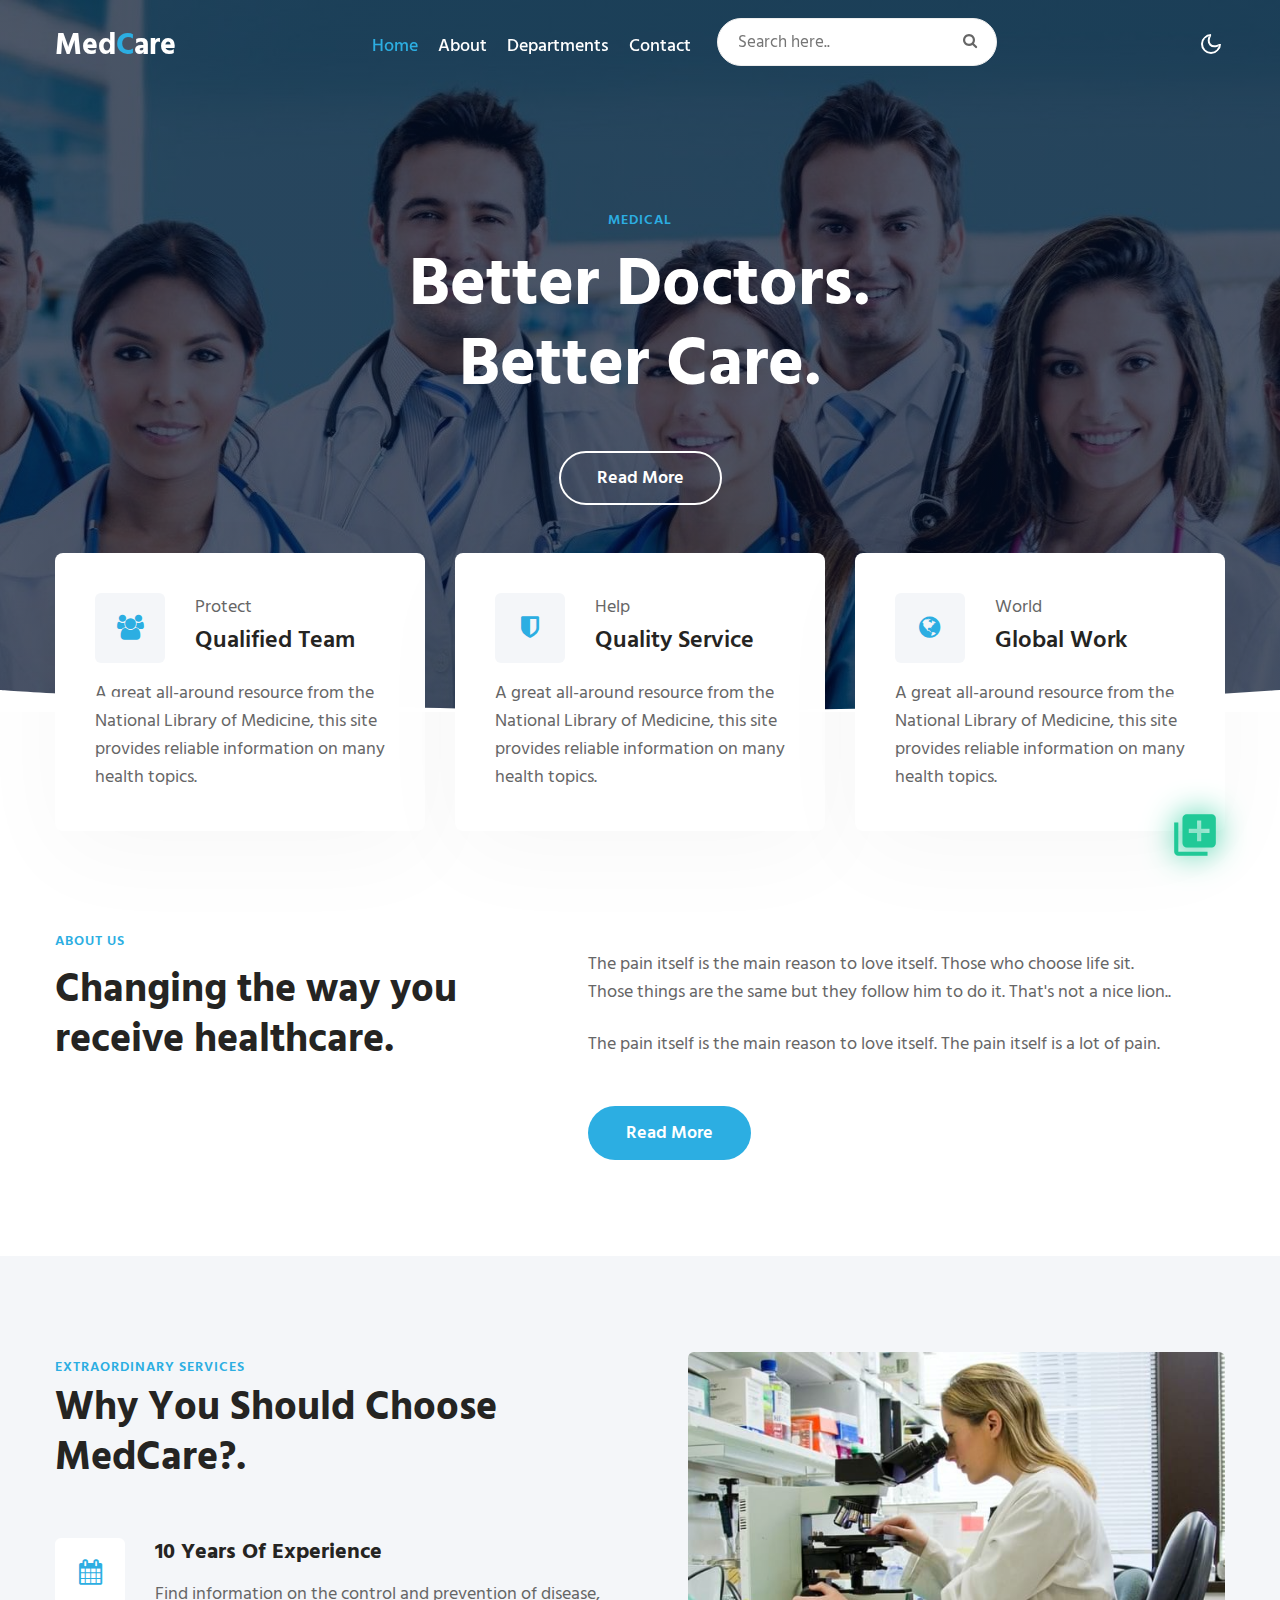
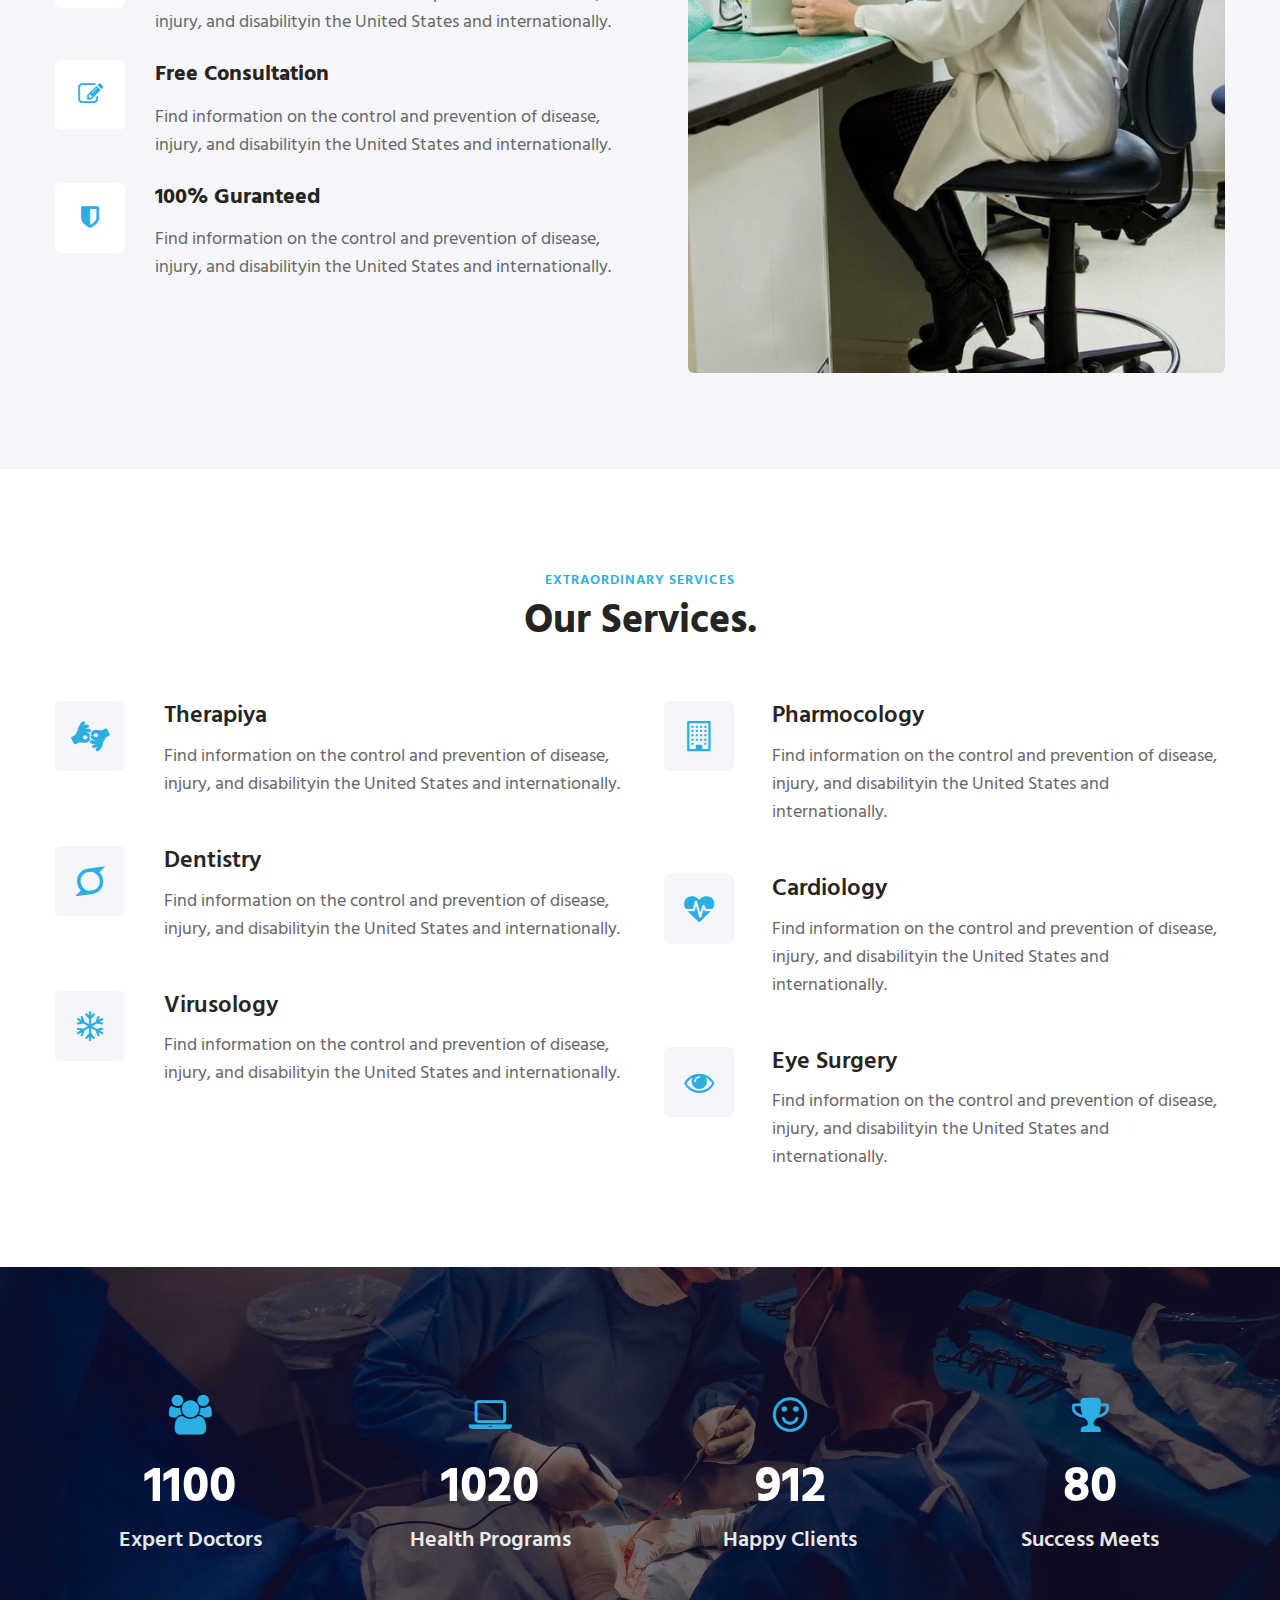
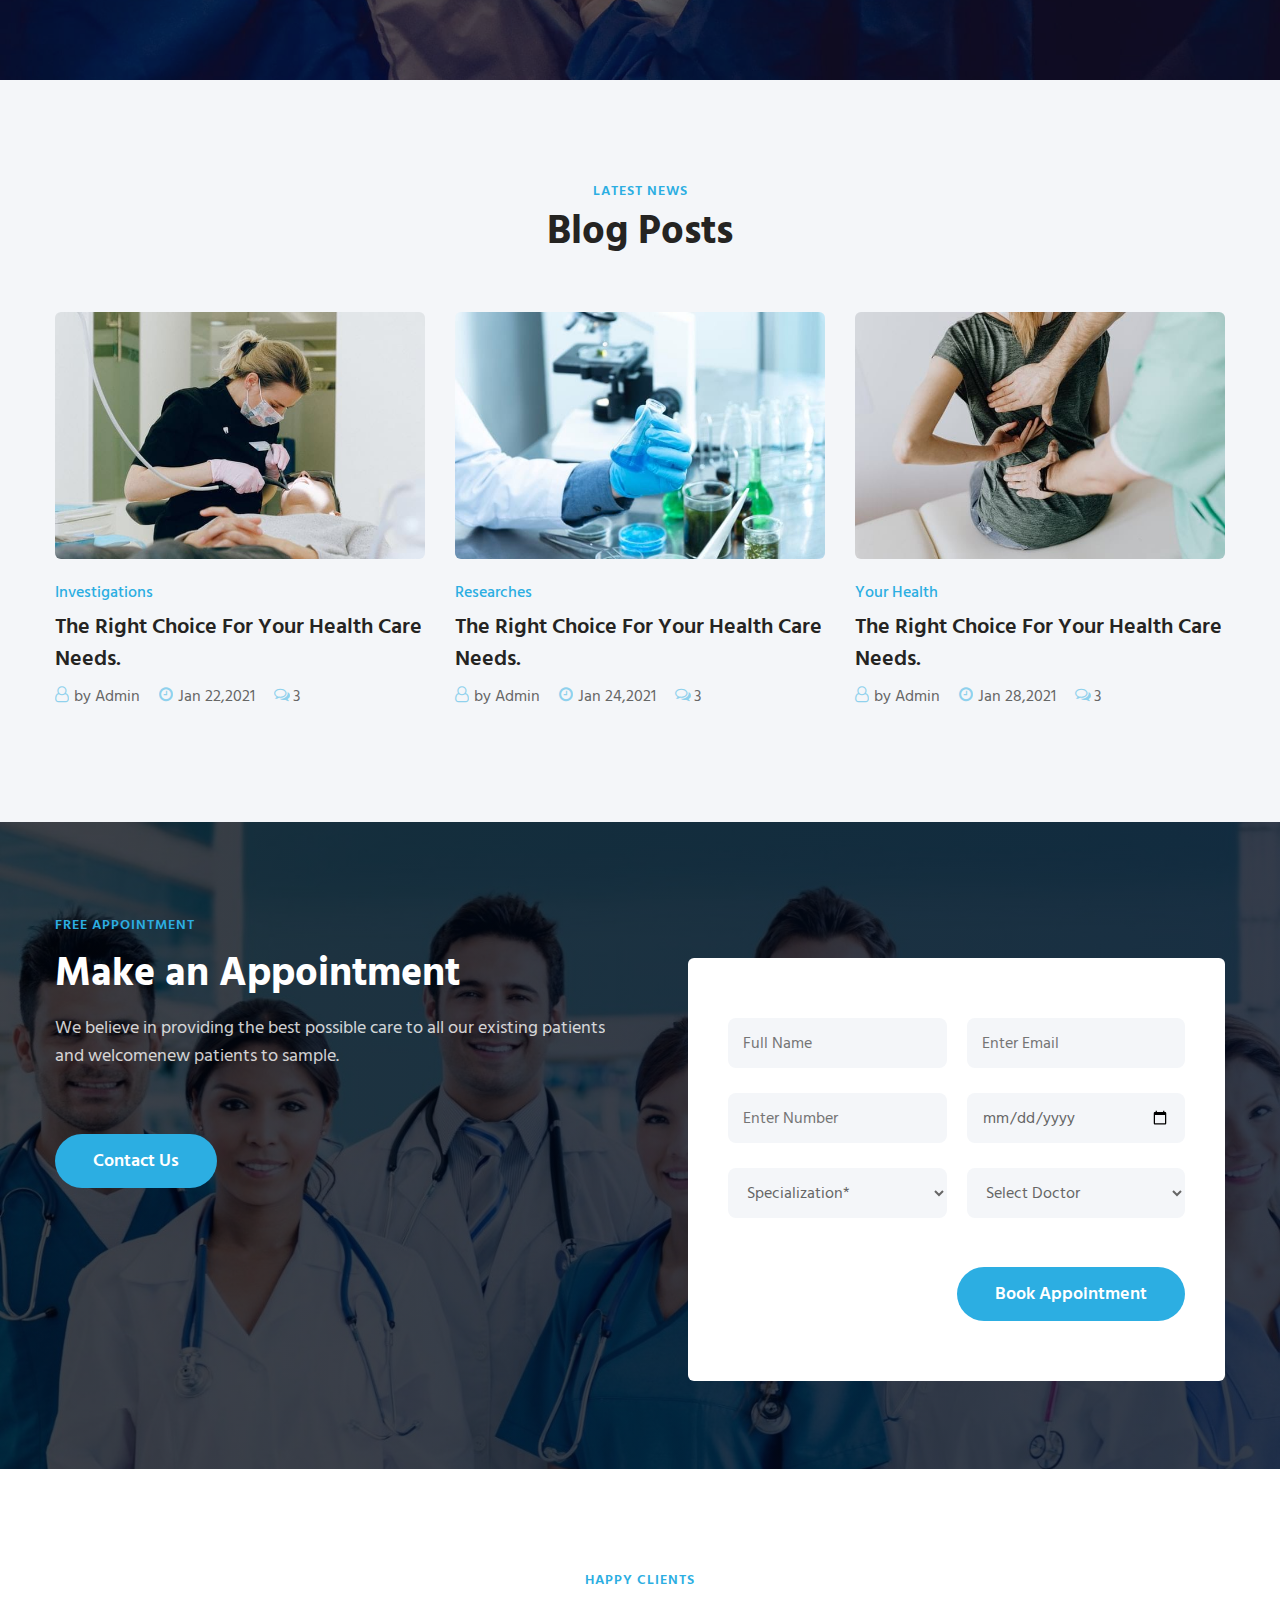
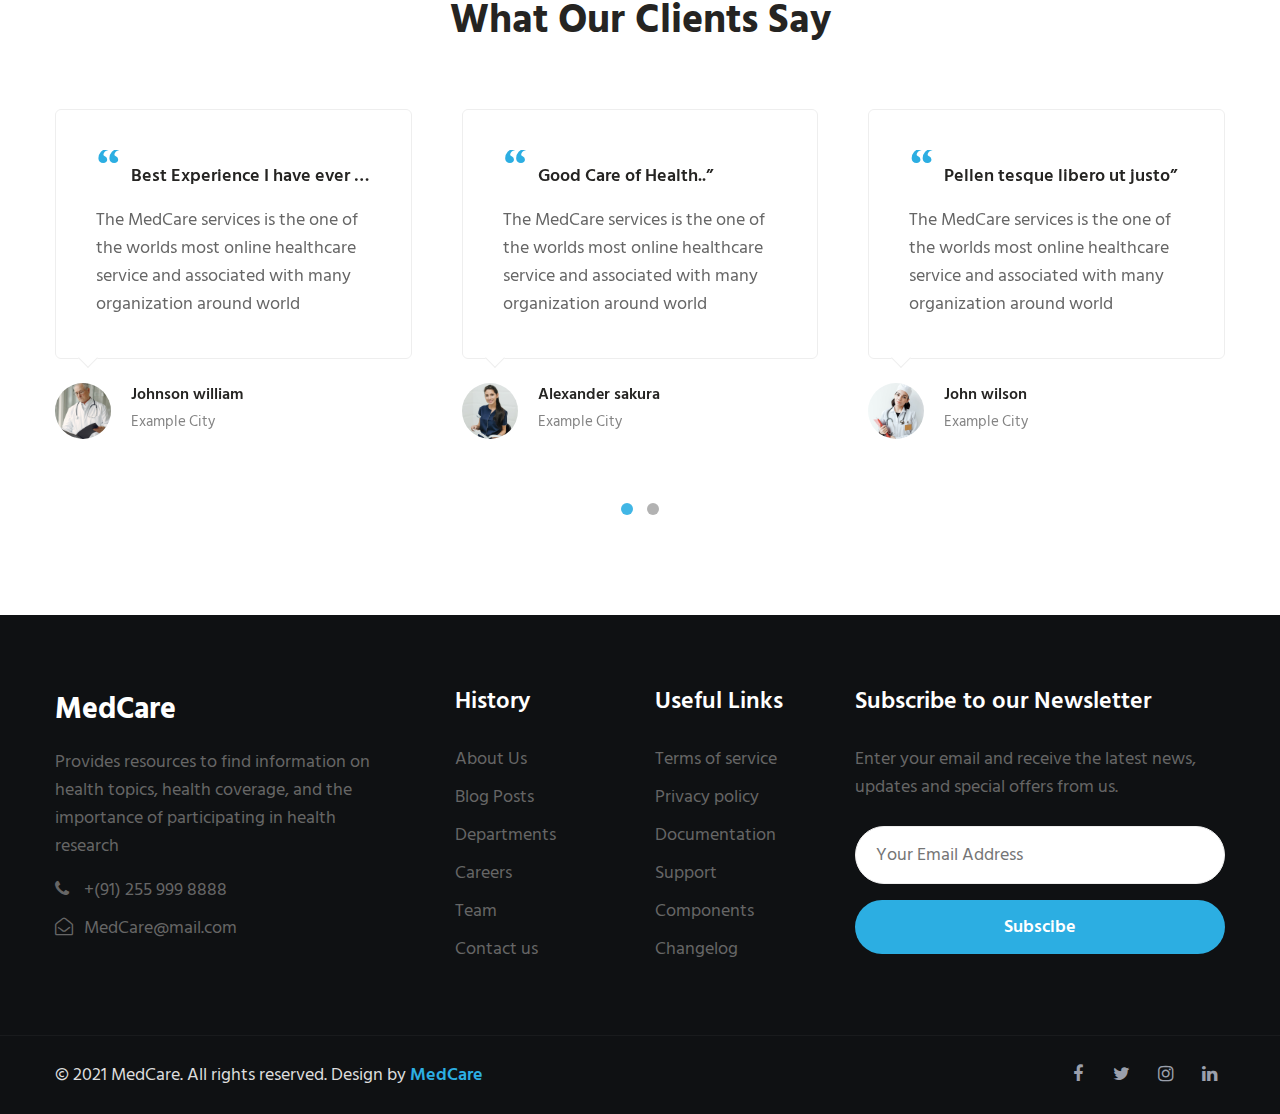
<file: index.html>
<!doctype html>
<html lang="zxx">

<head>
  <!-- Required meta tags -->
  <meta charset="utf-8">
  <meta name="viewport" content="width=device-width, initial-scale=1, shrink-to-fit=no">
  <title>MedCare</title>
  <link href="//fonts.googleapis.com/css2?family=Hind+Siliguri:wght@400;500;600;700&display=swap"
    rel="stylesheet">
  <link href="https://fonts.googleapis.com/icon?family=Material+Icons" rel="stylesheet">
  <!-- Template CSS -->
  <link rel="stylesheet" href="assets/css/style-starter.css">
  <script type="text/javascript" src="assets/js/jquery-3.3.1.min.js"></script>
  <script type="text/javascript" src="assets/js/custom.js"></script>
</head>

<body>
  <!--ChatBot-->
  <div class="chat_icon">
    <i class="material-icons">library_add</i>
    <!-- <i class="material-icons">question_answer</i> -->
  </div>  

  <div class="chat_box">
    <div class="chat_bot_header">
        MedCare ChatBot
    </div>
    <div class="chat_bot_body">
      <iframe src='https://webchat.botframework.com/embed/diseasepredchatbot-bot?s=kFetacqnK30.16j6TcoQQd-RZFGYihsmZmPonYHRrPMGK6cAIyqsKHs'  style='border-radius:0 0 10px 10px;width: 100%; height: 100%;'></iframe>
    </div>
  </div>
  <!--ChatBot End-->
  <div class="header-w3l">
  <!--header-->
  <header id="site-header" class="header-w3l fixed-top">
    <div class="container">
      <nav class="navbar navbar-expand-lg stroke">
        <a class="navbar-brand" href="index.html">
         Med<span class="sub-logo">C</span>are</span>
        </a>
        <!-- if logo is image enable this   
            <a class="navbar-brand" href="#index.html">
                <img src="image-path" alt="Your logo" title="Your logo" style="height:35px;" />
            </a> -->
        <button class="navbar-toggler  collapsed bg-gradient" type="button" data-toggle="collapse"
          data-target="#navbarTogglerDemo02" aria-controls="navbarTogglerDemo02" aria-expanded="false"
          aria-label="Toggle navigation">
          <span class="navbar-toggler-icon fa icon-expand fa-bars"></span>
          <span class="navbar-toggler-icon fa icon-close fa-times"></span>
          </span>
        </button>

        <div class="collapse navbar-collapse" id="navbarTogglerDemo02">
          <ul class="navbar-nav mx-lg-auto">
            <li class="nav-item active">
              <a class="nav-link" href="index.html">Home</a>
            </li>
            <li class="nav-item">
              <a class="nav-link" href="about.html">About</a>
            </li>
            <li class="nav-item">
              <a class="nav-link" href="services.html">Departments</a>
            </li>
            
            <li class="nav-item">
              <a class="nav-link" href="contact.html">Contact</a>
            </li>
            <li class="search-bar ml-lg-3 mr-lg-5 mt-lg-0 mt-4">
              <!--/search-right-->
              <form class="search position-relative">
                <input type="search" class="search__input" name="search" placeholder="Search here.."
                  onload="equalWidth()" required="">
                <span class="fa fa-search search__icon"></span>
              </form>

              <!--//search-right-->
            </li>

          </ul>

        </div>
        <!-- toggle switch for light and dark theme -->
        <div class="mobile-position">
          <nav class="navigation">
            <div class="theme-switch-wrapper">
              <label class="theme-switch" for="checkbox">
                <input type="checkbox" id="checkbox">
                <div class="mode-container">
                  <i class="gg-sun"></i>
                  <i class="gg-moon"></i>
                </div>
              </label>
            </div>
          </nav>
        </div>
        <!-- //toggle switch for light and dark theme -->
      </nav>
    </div>
  </header>
</div>
  <!-- //header -->
  <!--/w3l-banner-content-->
  <div class="banner-w3l-main">
    <div class="w3l-banner-content">
      <div class="container">
        <div class="bannerhny-info text-center">
          <h6 class="title-subhny mb-2">Medical</h6>
          <h3 class="">Better Doctors. Better Care.</h3>
          <a class="btn btn-style btn-white mt-sm-5 mt-4" href="about.html">
            Read More</a>
        </div>
      </div>
    </div>
    <!-- home page block1 -->
    <section class="home-services pt-lg-0">
      <div class="container">
        <div class="row">
          <div class="col-lg-4 col-md-6 col-sm-12">
            <div class="box-wrap">
              <div class="box-wrap-grid">
                <div class="icon">
                  <span class="fa fa-users"></span>
                </div>
                <div class="info">
                  <p>Protect</p>
                  <h4><a href="#url">Qualified Team</a></h4>
                </div>
              </div>
              <p class="mt-3">A great all-around resource from the National Library of Medicine, this site provides reliable information on many health topics. </p>
            </div>
          </div>
          <div class="col-lg-4 col-md-6 col-sm-12 mt-md-0 mt-4">
            <div class="box-wrap">
              <div class="box-wrap-grid">
                <div class="icon">
                  <span class="fa fa-shield"></span>
                </div>
                <div class="info">
                  <p>Help</p>
                  <h4><a href="#url">Quality Service</a></h4>

                </div>
              </div>
              <p class="mt-3">A great all-around resource from the National Library of Medicine, this site provides reliable information on many health topics. </p>
            </div>
          </div>
          <div class="col-lg-4 col-md-6 col-sm-12 mt-lg-0 mt-4">
            <div class="box-wrap">
              <div class="box-wrap-grid">
                <div class="icon">
                  <span class="fa fa-globe"></span>
                </div>
                <div class="info">
                  <p>World</p>
                  <h4><a href="#url">Global Work</a></h4>

                </div>
              </div>
              <p class="mt-3">A great all-around resource from the National Library of Medicine, this site provides reliable information on many health topics. </p>
            </div>
          </div>
        </div>
      </div>
    </section>
    <!-- //home page block1 -->
  </div>
  <!--//w3l-banner-content-->

  <!-- banner bottom shape -->
  <div class="position-relative">
    <div class="shape overflow-hidden">
      <svg viewBox="0 0 2880 48" fill="none" xmlns="http://www.w3.org/2000/svg">
        <path d="M0 48H1437.5H2880V0H2160C1442.5 52 720 0 720 0H0V48Z" fill="currentColor"></path>
      </svg>
    </div>
  </div>
  <!-- banner bottom shape -->

  <!--/w3l-content-1-->
  <div class="w3l-content-1 py-5">
    <div class="container py-lg-5 py-md-4 py-2">
      <div class="row w3l-content-inf mt-lg-5 pt-lg-5">
        <div class="col-lg-5 w3l-content-left mt-lg-4">
          <h6 class="title-subhny mb-2">About Us</h6>
          <h3 class="title-w3l mb-4">Changing the way you receive healthcare.</h3>
        </div>
        <div class="col-lg-7 w3l-content-right pl-lg-5 mt-lg-4">
          <p class="para-sub pr-lg-5 mt-md-4 mt-3 mx-auto">The pain itself is the main reason to love itself. Those who 
            choose life sit. Those things are the same but they follow him 
            to do it. That's not a nice lion..
          </p>
          <p class="para-sub pr-lg-5 mt-md-4 mt-3 mx-auto">The pain itself is the main reason to love itself. The pain itself is a lot of pain.
          </p>
          <a class="btn btn-style btn-outline-light mt-sm-5 mt-4 mr-2" href="about.html">
            Read More</a>
        </div>
      </div>
    </div>
  </div>
  <!--//w3l-content-1-->
  <!-- /w3l-content-2-->
  <div class="w3l-content-2 py-5">
    <div class="container py-md-5 py-2">
      <div class="row whybox-wrap">
        <div class="col-lg-6 whybox-wrap-left">
          <div class="title-content text-left">
            <h6 class="title-subhny">Extraordinary Services</h6>
            <h3 class="title-w3l mb-sm-5 mb-4 pb-2">Why You Should Choose MedCare?.</h3>
          </div>

          <div class="whybox-wrap-grid mb-4">
            <div class="icon">
              <span class="fa fa-calendar"></span>
            </div>
            <div class="info">
              <h4><a href="#url">10 Years Of Experience</a></h4>
              <p class="mt-3">Find information on the control and prevention of disease, injury, and disabilityin the United States and internationally. </p>
            </div>
          </div>
          <div class="whybox-wrap-grid mb-4">
            <div class="icon">
              <span class="fa fa-pencil-square-o"></span>
            </div>
            <div class="info">
              <h4><a href="#url">Free Consultation</a></h4>
              <p class="mt-3">Find information on the control and prevention of disease, injury, and disabilityin the United States and internationally. </p>
            </div>
          </div>
          <div class="whybox-wrap-grid mb-4">
            <div class="icon">
              <span class="fa fa-shield"></span>
            </div>
            <div class="info">
              <h4><a href="#url">100% Guranteed</a></h4>
              <p class="mt-3">Find information on the control and prevention of disease, injury, and disabilityin the United States and internationally. </p>
            </div>
          </div>
        </div>
        <div class="col-lg-6 whybox-wrap-right pl-lg-5 position-relative mt-lg-0 mt-4">
          <img src="assets/images/ab.jpg" alt="" class="img-fluid radius-image">

        </div>
      </div>

    </div>
  </div>
  <!-- //w3l-content-2-->
  <!-- /w3l-content-4-->
  <section class="w3l-content-4 py-5" id="features">
    <div class="content-4-main py-lg-5 py-md-4">
      <div class="container">
        <div class="title-content text-center">
          <h6 class="title-subhny">Extraordinary Services</h6>
          <h3 class="title-w3l mb-sm-5 mb-4 pb-lg-2">Our Services.</h3>
        </div>
        <div class="content-info-in row">
          <div class="content-left col-lg-6">
            <div class="row content4-right-grids mb-sm-5 mb-4">
              <div class="col-lg-2 col-3 content4-right-icon">
                <div class="content4-icon icon-clr1">
                  <span class="fa fa-american-sign-language-interpreting"></span>
                </div>
              </div>
              <div class="col-lg-10 col-9 content4-right-info pl-4">
                <h6><a href="#url">Therapiya</a></h6>
                <p>Find information on the control and prevention of disease, injury, and disabilityin the United States and internationally. </p>
              </div>
            </div>
            <div class="row content4-right-grids mb-sm-5 mb-4">
              <div class="col-lg-2 col-3 content4-right-icon">
                <div class="content4-icon icon-clr2">
                  <span class="fa fa-superpowers"></span>
                </div>
              </div>
              <div class="col-lg-10 col-9 content4-right-info pl-4">
                <h6><a href="#url">Dentistry</a></h6>
                <p>Find information on the control and prevention of disease, injury, and disabilityin the United States and internationally. </p>
              </div>
            </div>
            <div class="row content4-right-grids mb-sm-5 mb-4">
              <div class="col-lg-2 col-3 content4-right-icon">
                <div class="content4-icon icon-clr2">
                  <span class="fa fa-snowflake-o"></span>
                </div>
              </div>
              <div class="col-lg-10 col-9 content4-right-info pl-4">
                <h6><a href="#url">Virusology</a></h6>
                <p>Find information on the control and prevention of disease, injury, and disabilityin the United States and internationally. </p>
              </div>
            </div>
          </div>
          <div class="content-right col-lg-6 pl-lg-4 mt-lg-0 mt-2">
            <div class="row content4-right-grids mb-sm-5 mb-4">
              <div class="col-lg-2 col-3 content4-right-icon">
                <div class="content4-icon icon-clr3">
                  <span class="fa fa-building-o"></span>
                </div>
              </div>
              <div class="col-lg-10 col-9 content4-right-info pl-4">
                <h6><a href="#url">Pharmocology</a></h6>
                <p>Find information on the control and prevention of disease, injury, and disabilityin the United States and internationally. </p>
              </div>
            </div>
            <div class="row content4-right-grids mb-sm-5 mb-4">
              <div class="col-lg-2 col-3 content4-right-icon">
                <div class="content4-icon icon-clr4">
                  <span class="fa fa-heartbeat"></span>
                </div>
              </div>
              <div class="col-lg-10 col-9 content4-right-info pl-4">
                <h6><a href="#url"> Cardiology</a></h6>
                <p>Find information on the control and prevention of disease, injury, and disabilityin the United States and internationally. </p>
              </div>
            </div>
            <div class="row content4-right-grids">
              <div class="col-lg-2 col-3 content4-right-icon">
                <div class="content4-icon icon-clr4">
                  <span class="fa fa-eye"></span>
                </div>
              </div>
              <div class="col-lg-10 col-9 content4-right-info pl-4">
                <h6><a href="#url"> Eye Surgery</a></h6>
                <p>Find information on the control and prevention of disease, injury, and disabilityin the United States and internationally. </p>
              </div>
            </div>
          </div>
        </div>
      </div>
    </div>
  </section>
  <!-- //w3l-content-4-->

  <!-- stats -->
  <section class="w3l-stats py-lg-0 py-5" id="stats">
    <div class="gallery-inner container py-lg-0 py-3">
      <div class="row stats-con">
        <div class="col-lg-3 col-6 stats_info counter_grid">
          <span class="fa fa-users"></span>
          <p class="counter">1100</p>
          <h4>Expert Doctors</h4>
        </div>
        <div class="col-lg-3 col-6 stats_info counter_grid1">
          <span class="fa fa-laptop"></span>
          <p class="counter">1020</p>
          <h4>Health Programs</h4>
        </div>
        <div class="col-lg-3 col-6 stats_info counter_grid mt-lg-0 mt-5">
          <span class="fa fa-smile-o"></span>
          <p class="counter">912</p>
          <h4>Happy Clients</h4>
        </div>
        <div class="col-lg-3 col-6 stats_info counter_grid2 mt-lg-0 mt-5">
          <span class="fa fa-trophy"></span>
          <p class="counter">80</p>
          <h4>Success Meets</h4>
        </div>
      </div>
    </div>
  </section>
  <!-- //stats -->
  <!--/Blog-Posts-->
  <section class="w3l-blog py-5" id="blog">
    <div class="container py-lg-5 py-md-4 py-2">
      <div class="title-content text-center">
        <h6 class="title-subhny text-center">Latest News</h6>
        <h3 class="title-w3l pb-sm-o pb-2 text-center">Blog Posts</h3>
      </div>
      <div class="row inner-sec-w3ls">
        <!--/services-grids-->
        <div class="col-lg-4 col-md-6 about-in blog-grid-info text-left mt-5">
          <div class="card img">
            <div class="card-body img">
              <a href="#" class="d-block">
                <img src="assets/images/g7.jpg" alt="" class="img-fluid radius-image">
              </a>
              <div class="blog-des mt-4">
                <h6 class="card-cap mb-2"><a href="#">Investigations</a></h6>
                <h5 class="card-title mb-2"><a href="#">The Right Choice For Your Health Care Needs.</a>
                </h5>
                <ul class="admin-post mb-3">
                  <li>
                    <span class="fa fa-user-o"></span><a href="#admin"> by Admin</a>
                  </li>
                  <li>
                    <p><span class="fa fa-clock-o"></span> Jan 22,2021</p>
                  </li>
                  <li>
                    <a href="#comments"><span class="fa fa-comments-o"></span> 3</a>
                  </li>
                </ul>

              </div>
            </div>
          </div>
        </div>
        <div class="col-lg-4 col-md-6 about-in blog-grid-info text-left mt-5">
          <div class="card img">
            <div class="card-body img">
              <a href="#" class="d-block">
                <img src="assets/images/g5.jpg" alt="" class="img-fluid radius-image">
              </a>
              <div class="blog-des mt-4">
                <h6 class="card-cap mb-2"><a href="#">Researches</a></h6>
                <h5 class="card-title mb-2"><a href="#">The Right Choice For Your Health Care Needs.</a>
                </h5>
                <ul class="admin-post mb-3">
                  <li>
                    <span class="fa fa-user-o"></span><a href="#admin"> by Admin</a>
                  </li>
                  <li>
                    <p><span class="fa fa-clock-o"></span> Jan 24,2021</p>
                  </li>
                  <li>
                    <a href="#comments"><span class="fa fa-comments-o"></span> 3</a>
                  </li>
                </ul>

              </div>
            </div>
          </div>
        </div>
        <div class="col-lg-4 col-md-6 about-in blog-grid-info text-left mt-5">
          <div class="card img">
            <div class="card-body img">
              <a href="#" class="d-block">
                <img src="assets/images/g3.jpg" alt="" class="img-fluid radius-image">
              </a>
              <div class="blog-des mt-4">
                <h6 class="card-cap mb-2"><a href="#">Your Health </a></h6>
                <h5 class="card-title mb-2"><a href="#">The Right Choice For Your Health Care Needs.</a>
                </h5>
                <ul class="admin-post mb-3">
                  <li>
                    <span class="fa fa-user-o"></span><a href="#admin"> by Admin</a>
                  </li>
                  <li>
                    <p><span class="fa fa-clock-o"></span> Jan 28,2021</p>
                  </li>
                  <li>
                    <a href="#comments"><span class="fa fa-comments-o"></span> 3</a>
                  </li>
                </ul>

              </div>
            </div>
          </div>
        </div>
      </div>
    </div>
    </div>
  </section>
  <!--//Blog-Posts-->
  <!-- /w3l-content-3-->
  <section class="w3l-content-3 py-5">
    <!-- /content-6-section -->
    <div class="content-3-info py-3">
      <div class="container py-lg-4">
        <div class="row appointment-formw3">
          <div class="col-lg-6 welcome-left">
            <h6 class="title-subhny mb-2">Free Appointment</h6>
            <h3 class="title-w3l two mb-3">Make an Appointment</h3>
            <p class="mb-3">
              We believe in providing the best possible care to all our existing patients and welcomenew patients to
              sample.</p>
              <a class="btn btn-style btn-outline-light mt-sm-5 mt-4 mr-2" href="#">
              Contact Us</a>
          </div>
          <div class="col-lg-6 free-appointment pl-lg-5 mt-5">
            <div class="appointment-form">
              <form action="#" method="post">
                <div class="fields-grid">
                  <div class="styled-input">

                    <div class="appointment-form-field">

                      <input type="text" name="fullname" placeholder="Full Name" required="">
                    </div>
                  </div>
                  <div class="styled-input">

                    <div class="appointment-form-field">

                      <input type="email" name="email" placeholder="Enter Email" required="">
                    </div>
                  </div>
                  <div class="styled-input">

                    <div class="appointment-form-field">

                      <input type="text" name="phone" placeholder="Enter Number" required="">
                    </div>
                  </div>

                  <div class="styled-input">

                    <div class="appointment-form-field">

                      <input type="date" name="date" placeholder="Set a Date" required="">
                    </div>
                  </div>
                  <div class="styled-input">

                    <div class="appointment-form-field">

                      <select id="department" required="Specialization">
                        <option value="">Specialization*</option>
                        <option value="">Cardiology</option>
                        <option value="">Heart Surgery</option>
                        <option value="">Skin Care</option>
                        <option value="">Body Check-up</option>
                        <option value="">Numerology</option>
                        <option value="">Diagnosis</option>
                        <option value="">Others</option>
                      </select>
                    </div>
                  </div>
                  <div class="styled-input">

                    <div class="appointment-form-field">

                      <select id="doctor" required="Select Doctor">
                        <option value="">Select Doctor</option>
                        <option value="">Doctor 1</option>
                        <option value="">Doctor 2</option>
                        <option value="">Doctor 3</option>
                        <option value="">Doctor 4</option>
                        <option value="">Doctor 5</option>
                        <option value="">Doctor 6</option>
                        <option value="">Doctor 7</option>
                      </select>
                    </div>
                  </div>

                </div>
                <div class="appointment-btn text-lg-right">
                  <button type="reset" class="btn btn-style btn-primary mt-4">Book Appointment</button>
                </div>
              </form>
            </div>
          </div>
        </div>
      </div>
    </div>
  </section>
  <!-- //w3l-content-3-->
  <!-- testimonials section -->
  <section class="w3l-clients w3l-test pb-5" id="testimonials">
    <div class="midd-w3 py-5">
      <div class="container py-lg-5 py-md-4 pt-2 pb-lg-5">
        <div class="title-content text-center">
          <h6 class="title-subhny text-center">Happy Clients</h6>
          <h3 class="title-w3l mb-sm-5 mb-4 pb-sm-o pb-2 text-center">What Our Clients Say</h3>
        </div>
        <div id="owl-demo2" class="owl-carousel owl-theme mt-4 py-md-2 mb-md-4">
          <div class="item">
            <div class="testimonial-content">
              <div class="testimonial">
                <blockquote>
                  <q>Best Experience I have ever goten..</q>
                </blockquote>
                <p>The MedCare services is the one of the worlds most online healthcare service and associated with many organization around world </p>
              </div>
              <div class="bottom-info mt-4">
                <a class="comment-img" href="#url"><img src="assets/images/team1.jpg" class="img-responsive"
                    alt="placeholder image"></a>
                <div class="people-info align-self">
                  <h3>Johnson william</h3>
                  <p class="identity">Example City</p>
                </div>
              </div>
            </div>
          </div>
          <div class="item">
            <div class="testimonial-content">
              <div class="testimonial">
                <blockquote>
                  <q>Good Care of Health..</q>
                </blockquote>
                <p>The MedCare services is the one of the worlds most online healthcare service and associated with many organization around world </p>
              </div>
              <div class="bottom-info mt-4">
                <a class="comment-img" href="#url"><img src="assets/images/team2.jpg" class="img-responsive"
                    alt="placeholder image"></a>
                <div class="people-info align-self">
                  <h3>Alexander sakura</h3>
                  <p class="identity">Example City</p>
                </div>
              </div>
            </div>
          </div>
          <div class="item">
            <div class="testimonial-content">
              <div class="testimonial">
                <blockquote>
                  <q>Pellen tesque libero ut justo</q>
                </blockquote>
                <p>The MedCare services is the one of the worlds most online healthcare service and associated with many organization around world </p>
              </div>
              <div class="bottom-info mt-4">
                <a class="comment-img" href="#url"><img src="assets/images/team3.jpg" class="img-responsive"
                    alt="placeholder image"></a>
                <div class="people-info align-self">
                  <h3>John wilson</h3>
                  <p class="identity">Example City</p>
                </div>
              </div>
            </div>
          </div>
          <div class="item">
            <div class="testimonial-content">
              <div class="testimonial">
                <blockquote>
                  <q>Lorem ipsum dolor sit amet</q>
                </blockquote>
                <p>The MedCare services is the one of the worlds most online healthcare service and associated with many organization around world </p>
              </div>
              <div class="bottom-info mt-4">
                <a class="comment-img" href="#url"><img src="assets/images/team2.jpg" class="img-responsive"
                    alt="placeholder image"></a>
                <div class="people-info align-self">
                  <h3>Julia sakura</h3>
                  <p class="identity">Example City</p>
                </div>
              </div>
            </div>
          </div>
          <div class="item">
            <div class="testimonial-content">
              <div class="testimonial">
                <blockquote>
                  <q>Good to choose MedCare</q>
                </blockquote>
                <p>The MedCare services is the one of the worlds most online healthcare service and associated with many organization around world </p>
              </div>
              <div class="bottom-info mt-4">
                <a class="comment-img" href="#url"><img src="assets/images/team3.jpg" class="img-responsive"
                    alt="placeholder image"></a>
                <div class="people-info align-self">
                  <h3>John wilson</h3>
                  <p class="identity">Example City</p>
                </div>
              </div>
            </div>
          </div>
          <div class="item">
            <div class="testimonial-content">
              <div class="testimonial">
                <blockquote>
                  <q>Awesome service and good care</q>
                </blockquote>
                <p>The MedCare services is the one of the worlds most online healthcare service and associated with many organization around world </p>
              </div>
              <div class="bottom-info mt-4">
                <a class="comment-img" href="#url"><img src="assets/images/team2.jpg" class="img-responsive"
                    alt="placeholder image"></a>
                <div class="people-info align-self">
                  <h3>Julia sakura</h3>
                  <p class="identity">Example City</p>
                </div>
              </div>
            </div>
          </div>
        </div>
      </div>
    </div>
  </section>
  <!-- //testimonials section -->

  <!-- footer -->
  <section class="w3l-footer-29-main">
    <div class="footer-29 py-5">
      <div class="container py-lg-4">
        <div class="row footer-top-29">
          <div class="col-lg-4 col-md-6 col-sm-7 footer-list-29 footer-1 pr-lg-5">
            <div class="footer-logo mb-3">
              <a class="navbar-brand" href="index.html">MedCare</a>
            </div>
            <p>Provides resources to find information on health topics, health coverage, and the importance of participating in health research</p>
            <ul class="mt-3">
              <li><a href="tel:+(91) 955 999 8888"><span class="fa fa-phone"></span> +(91) 255 999 8888</a></li>
              <li><a href="mailto:MedCare@mail.com" class="mail"><span class="fa fa-envelope-open-o"></span>
                  MedCare@mail.com</a></li>
            </ul>
          </div>
          <div class="col-lg-2 col-md-6 col-sm-5 col-6 footer-list-29 footer-2 mt-sm-0 mt-5">

            <ul>
             <h6 class="footer-title-29">History</h6>
              <li><a href="about.html">About Us</a></li>
              <li><a href="blog.html"> Blog Posts</a></li>
              <li><a href="services.html">Departments</a></li>
              <li><a href="#careers"> Careers</a></li>
              <li><a href="about.html">Team</a></li>
              <li><a href="contact.html">Contact us</a></li>
            </ul>
          </div>
          <div class="col-lg-2 col-md-6 col-sm-5 col-6 footer-list-29 footer-3 mt-lg-0 mt-5">
            <h6 class="footer-title-29">Useful Links</h6>
            <ul>
              <li><a href="#terms">Terms of service</a></li>
              <li><a href="#privacy"> Privacy policy</a></li>
              <li><a href="#doc"> Documentation</a></li>
              <li><a href="#support"> Support</a></li>
              <li><a href="#components"> Components</a></li>
              <li><a href="#changelog"> Changelog</a></li>
            </ul>

          </div>
          <div class="col-lg-4 col-md-6 col-sm-7 footer-list-29 footer-4 mt-lg-0 mt-5">
            <h6 class="footer-title-29">Subscribe to our Newsletter </h6>
            <p>Enter your email and receive the latest news, updates and special offers from us.</p>

            <form action="#" class="subscribe" method="post">
              <input type="email" name="email" placeholder="Your Email Address" required="">
              <button class="btn btn-style btn-primary w-100 mt-3">Subscibe</button>
            </form>
          </div>
        </div>
      </div>
    </div>
  </section>
  <!-- //footer -->

  <!-- copyright -->
  <section class="w3l-copyright">
    <div class="container">
      <div class="row bottom-copies">
        <p class="col-lg-8 copy-footer-29">© 2021 MedCare. All rights reserved. Design by <a
            href="#" target="_blank">
            MedCare</a></p>

        <div class="col-lg-4 main-social-footer-29">
          <a href="#facebook" class="facebook"><span class="fa fa-facebook"></span></a>
          <a href="#twitter" class="twitter"><span class="fa fa-twitter"></span></a>
          <a href="#instagram" class="instagram"><span class="fa fa-instagram"></span></a>
          <a href="#linkedin" class="linkedin"><span class="fa fa-linkedin"></span></a>
        </div>

      </div>
    </div>

    <!-- move top -->
    <button onclick="topFunction()" id="movetop" title="Go to top">
      &#10548;
    </button>
    <script>
      // When the user scrolls down 20px from the top of the document, show the button
      window.onscroll = function () {
        scrollFunction()
      };

      function scrollFunction() {
        if (document.body.scrollTop > 20 || document.documentElement.scrollTop > 20) {
          document.getElementById("movetop").style.display = "block";
        } else {
          document.getElementById("movetop").style.display = "none";
        }
      }

      // When the user clicks on the button, scroll to the top of the document
      function topFunction() {
        document.body.scrollTop = 0;
        document.documentElement.scrollTop = 0;
      }
    </script>
    <!-- /move top -->
  </section>
  <!-- //copyright -->
  <!--//footer-->
  <!-- Template JavaScript -->
  <script src="assets/js/jquery-3.3.1.min.js"></script>
  <script src="assets/js/theme-change.js"></script>
  <!-- owl carousel -->
  <script src="assets/js/owl.carousel.js"></script>
  <!-- script for tesimonials carousel slider -->
  <script>
    $(document).ready(function () {
      $("#owl-demo2").owlCarousel({
        loop: true,
        nav: false,
        margin: 50,
        responsiveClass: true,
        responsive: {
          0: {
            items: 1,
            nav: false
          },
          736: {
            items: 1,
            nav: false
          },
          991: {
            items: 2,
            margin: 30,
            nav: false
          },
          1080: {
            items: 3,
            nav: false
          }
        }
      })
    })
  </script>
  <!-- //script for tesimonials carousel slider -->
  <!-- stats number counter-->
  <script src="assets/js/jquery.waypoints.min.js"></script>
  <script src="assets/js/jquery.countup.js"></script>
  <script>
    $('.counter').countUp();
  </script>
  <!-- //stats number counter -->
  <!-- disable body scroll which navbar is in active -->
  <script>
    $(function () {
      $('.navbar-toggler').click(function () {
        $('body').toggleClass('noscroll');
      })
    });
  </script>
  <!-- disable body scroll which navbar is in active -->

  <!--/MENU-JS-->
  <script>
    $(window).on("scroll", function () {
      var scroll = $(window).scrollTop();

      if (scroll >= 80) {
        $("#site-header").addClass("nav-fixed");
      } else {
        $("#site-header").removeClass("nav-fixed");
      }
    });

    //Main navigation Active Class Add Remove
    $(".navbar-toggler").on("click", function () {
      $("header").toggleClass("active");
    });
    $(document).on("ready", function () {
      if ($(window).width() > 991) {
        $("header").removeClass("active");
      }
      $(window).on("resize", function () {
        if ($(window).width() > 991) {
          $("header").removeClass("active");
        }
      });
    });
  </script>
  <!--//MENU-JS-->


  <script src="assets/js/bootstrap.min.js"></script>

</body>

</html>
</file>
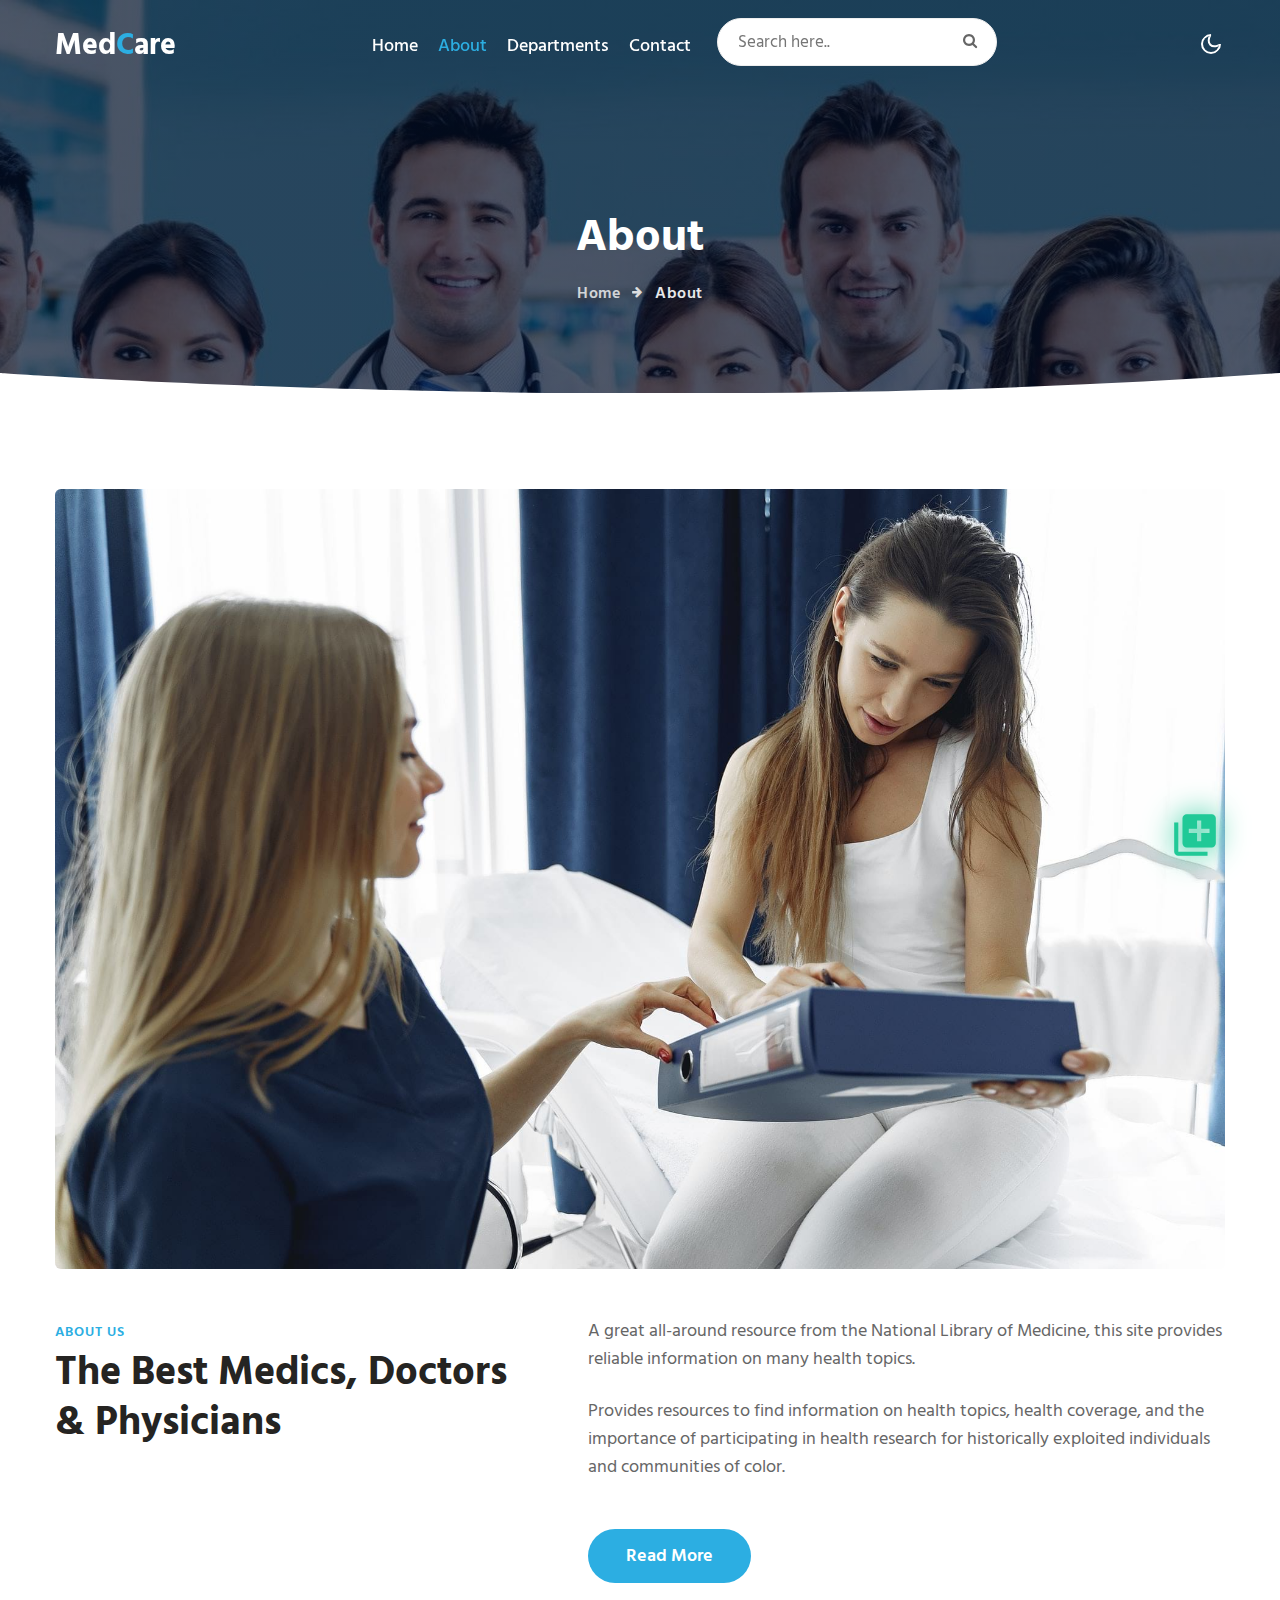
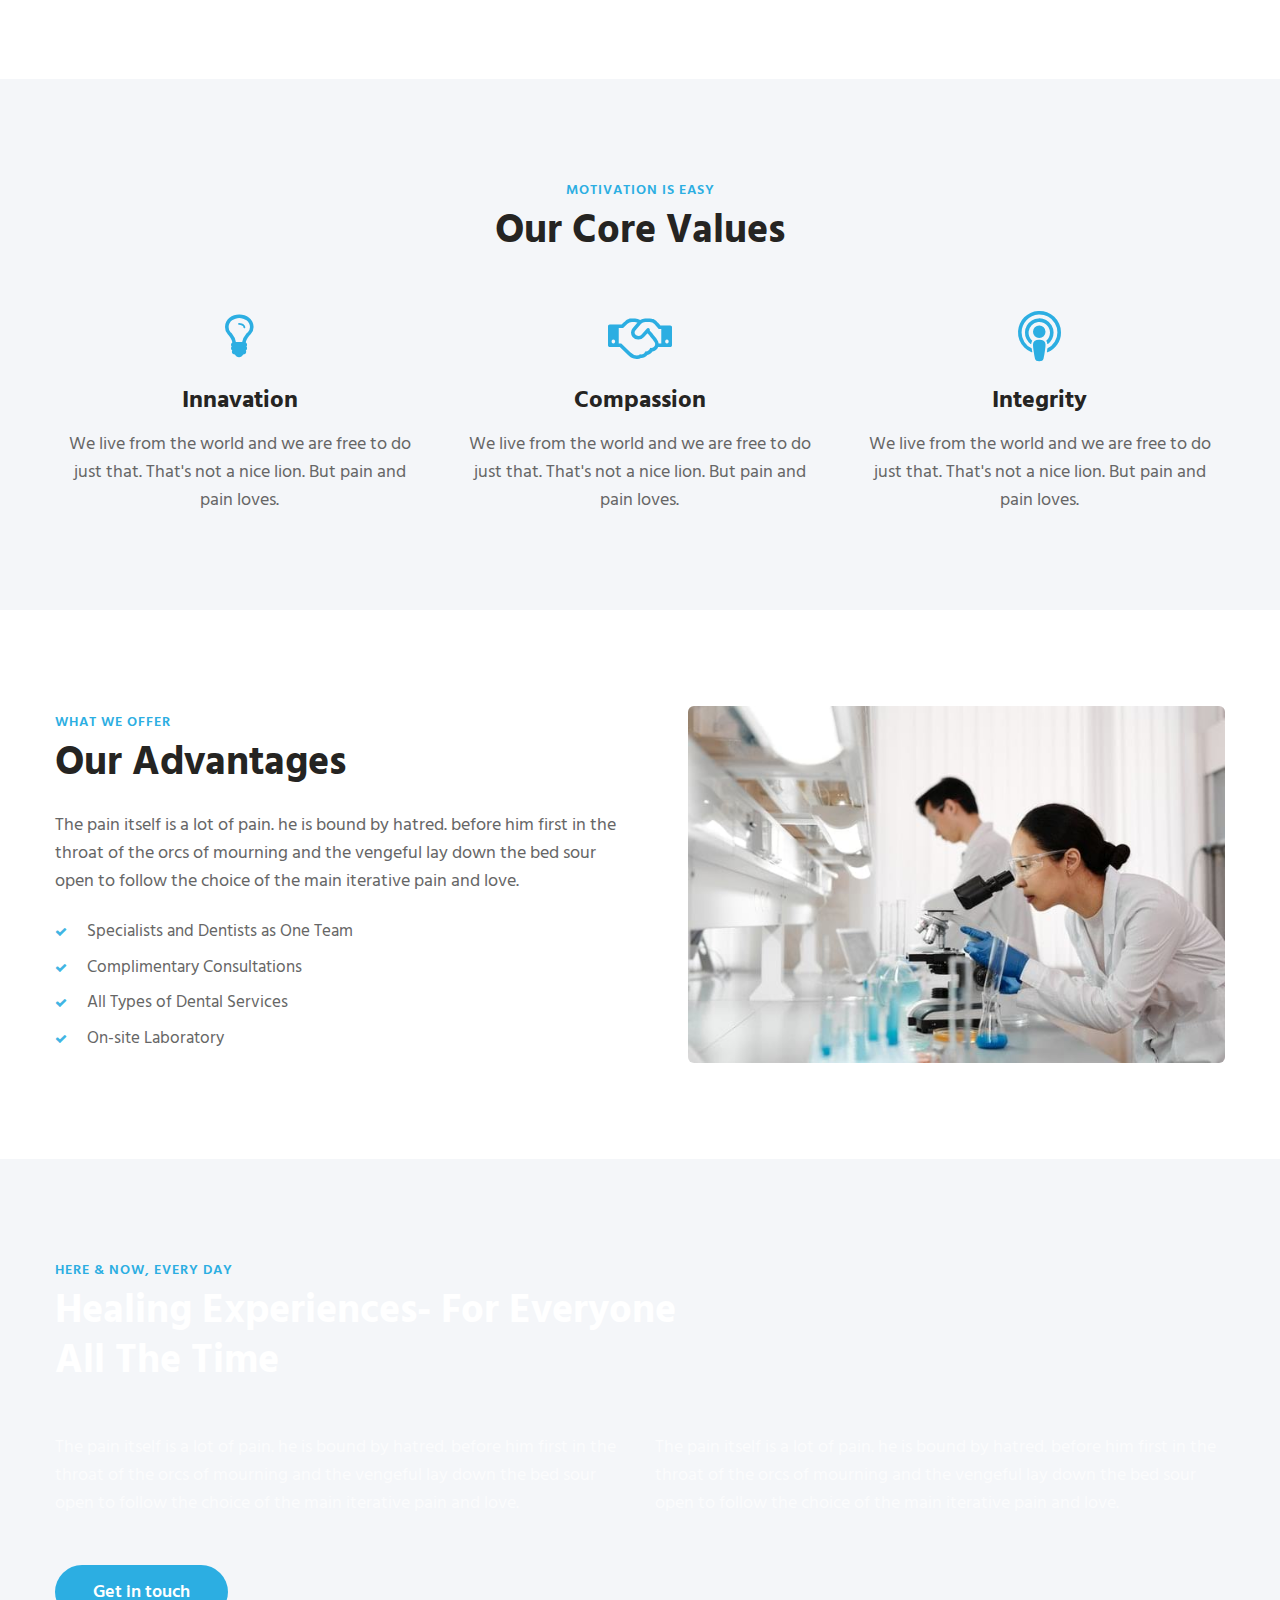
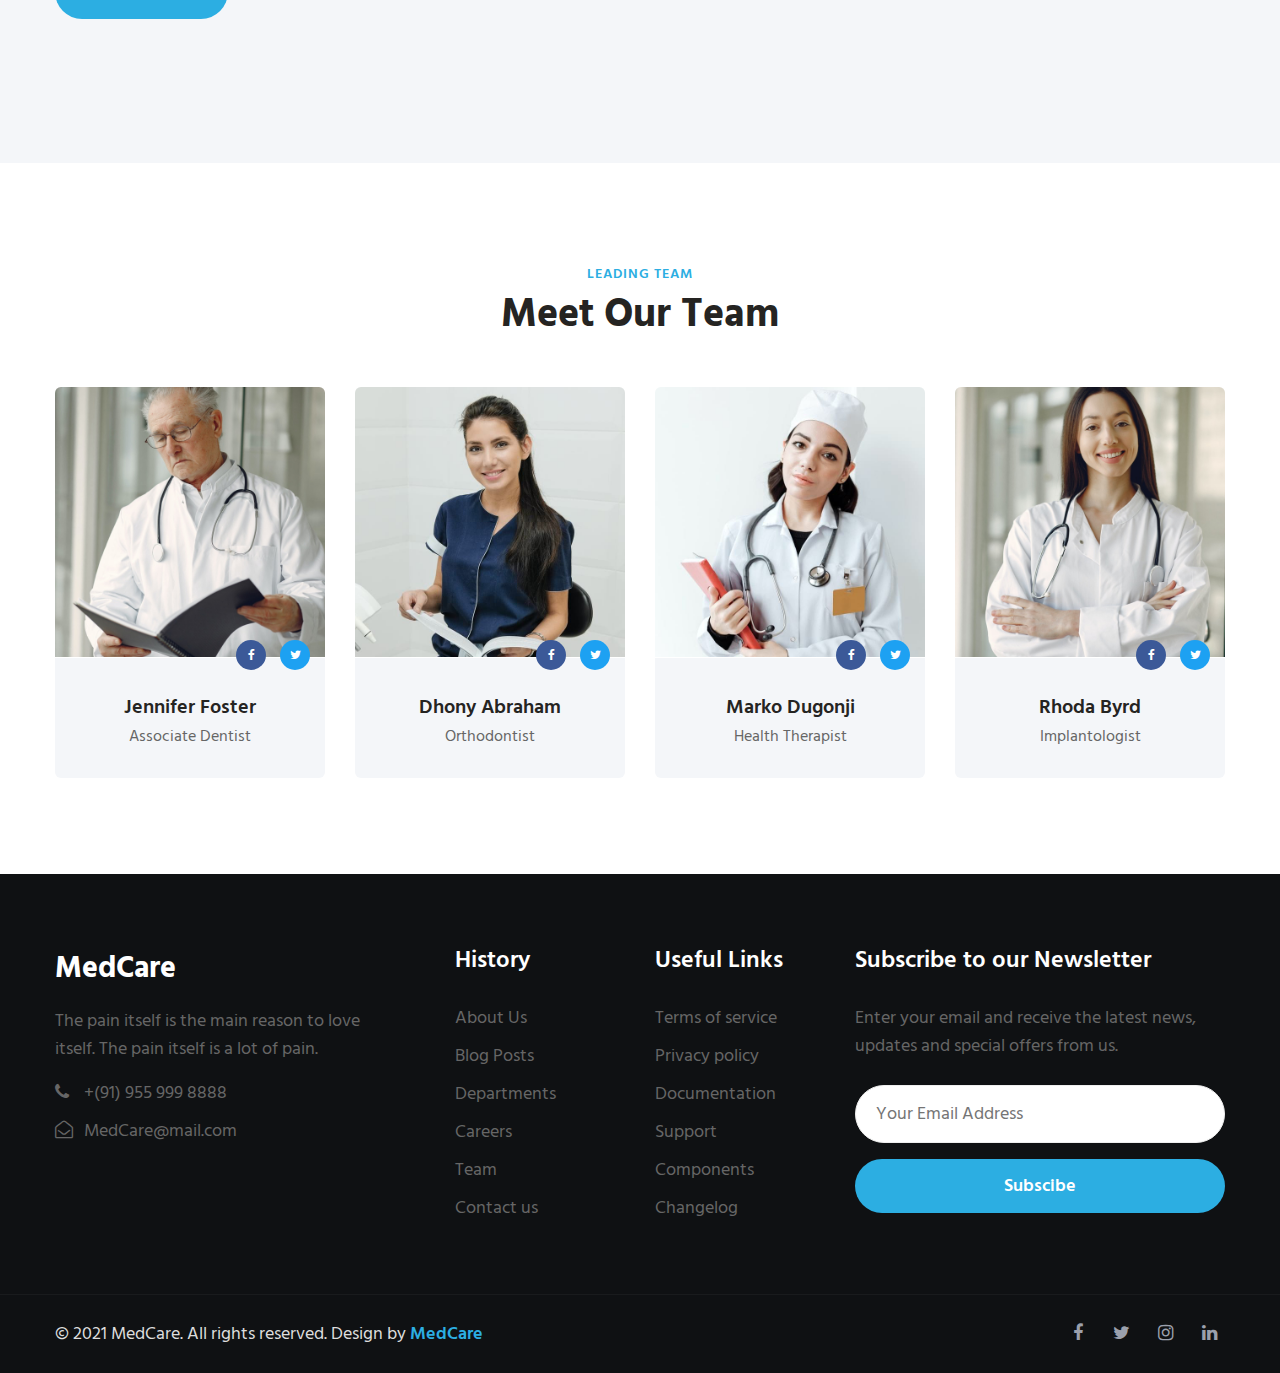
<file: about.html>
<!doctype html>
<html lang="zxx">

<head>
  <!-- Required meta tags -->
  <meta charset="utf-8">
  <meta name="viewport" content="width=device-width, initial-scale=1, shrink-to-fit=no">
  <title>MedCare</title>
  <link href="//fonts.googleapis.com/css2?family=Hind+Siliguri:wght@400;500;600;700&display=swap"
    rel="stylesheet">
  <!-- Template CSS -->
  <link href="https://fonts.googleapis.com/icon?family=Material+Icons" rel="stylesheet">
  <link rel="stylesheet" href="assets/css/style-starter.css">
  <script type="text/javascript" src="assets/js/jquery-3.3.1.min.js"></script>
  <script type="text/javascript" src="assets/js/custom.js"></script>
</head>

<body>
  <!--ChatBot-->
  <div class="chat_icon">
    <i class="material-icons">library_add</i>
    <!-- <i class="material-icons">question_answer</i> -->
  </div>  
  <div class="chat_box">
    <div class="chat_bot_header">
        MedCare ChatBot
    </div>
    <div class="chat_bot_body">
      <iframe src='https://webchat.botframework.com/embed/diseasepredchatbot-bot?s=kFetacqnK30.16j6TcoQQd-RZFGYihsmZmPonYHRrPMGK6cAIyqsKHs'  style='border-radius:0 0 10px 10px;width: 100%; height: 100%;'></iframe>
    </div>
  </div>
  <!--ChatBot End-->
  <!--header-->
  <div class="header-w3l">
    <!-- header -->
    <header id="site-header" class="fixed-top">
      <div class="container">
        <nav class="navbar navbar-expand-lg stroke">
          <a class="navbar-brand" href="index.html">
          Med<span class="sub-logo">C</span>are</span>
          </a>
          <!-- if logo is image enable this   
            <a class="navbar-brand" href="#index.html">
                <img src="image-path" alt="Your logo" title="Your logo" style="height:35px;" />
            </a> -->
          <button class="navbar-toggler  collapsed bg-gradient" type="button" data-toggle="collapse"
            data-target="#navbarTogglerDemo02" aria-controls="navbarTogglerDemo02" aria-expanded="false"
            aria-label="Toggle navigation">
            <span class="navbar-toggler-icon fa icon-expand fa-bars"></span>
            <span class="navbar-toggler-icon fa icon-close fa-times"></span>
            </span>
          </button>

          <div class="collapse navbar-collapse" id="navbarTogglerDemo02">
            <ul class="navbar-nav mx-lg-auto">
              <li class="nav-item">
                <a class="nav-link" href="index.html">Home</a>
              </li>
              <li class="nav-item active">
                <a class="nav-link" href="about.html">About</a>
              </li>
              <li class="nav-item">
                <a class="nav-link"href="services.html">Departments</a>
              </li>
              
              <li class="nav-item">
                <a class="nav-link" href="contact.html">Contact</a>
              </li>
              <li class="search-bar ml-lg-3 mr-lg-5 mt-lg-0 mt-4">
                <!--/search-right-->
                <form class="search position-relative">
                  <input type="search" class="search__input" name="search" placeholder="Search here.."
                    onload="equalWidth()" required="">
                  <span class="fa fa-search search__icon"></span>
                </form>

                <!--//search-right-->
              </li>

            </ul>

          </div>
          <!-- toggle switch for light and dark theme -->
          <div class="mobile-position">
            <nav class="navigation">
              <div class="theme-switch-wrapper">
                <label class="theme-switch" for="checkbox">
                  <input type="checkbox" id="checkbox">
                  <div class="mode-container">
                    <i class="gg-sun"></i>
                    <i class="gg-moon"></i>
                  </div>
                </label>
              </div>
            </nav>
          </div>
          <!-- //toggle switch for light and dark theme -->
        </nav>
      </div>
    </header>
    </div>
    <!-- //header -->
    <!--/breadcrumb-bg-->
    <div class="breadcrumb-bg w3l-inner-page-breadcrumb py-5">
      <div class="container pt-lg-5 pt-md-3 p-lg-4 pb-md-3 my-lg-3">
        <h2 class="title pt-5">About</h2>
        <ul class="breadcrumbs-custom-path mt-3 text-center">
          <li><a href="index.html">Home</a></li>
          <li class="active"><span class="fa fa-arrow-right mx-2" aria-hidden="true"></span> About </li>
        </ul>
      </div>
    </div>
  <!--//breadcrumb-bg-->
  <!-- banner bottom shape -->
  <div class="position-relative">
    <div class="shape overflow-hidden">
      <svg viewBox="0 0 2880 48" fill="none" xmlns="http://www.w3.org/2000/svg">
        <path d="M0 48H1437.5H2880V0H2160C1442.5 52 720 0 720 0H0V48Z" fill="currentColor"></path>
      </svg>
    </div>
  </div>
  <!-- banner bottom shape -->
  <!-- //w3l-inner-page-breadcrumb-->
  <section class="w3l-about-ab" id="about">
    <div class="midd-w3 py-5">
      <div class="container py-lg-5 py-md-4 py-2">
        <div class="imgw3l-ab mb-md-5 mb-3">
          <img src="assets/images/banner2.jpg" alt="" class="radius-image img-fluid">
        </div>
        <div class="row">
          <div class="col-lg-5 left-wthree-img">
            <h6 class="title-subhny">About Us</h6>
            <h3 class="title-w3l mb-4">The Best Medics, Doctors & Physicians</h3>

          </div>
          <div class="col-lg-7 pl-lg-5 align-self">
            <p class="">A great all-around resource from the National Library of Medicine, 
              this site provides reliable information on many health topics.

            </p>
            <p class="mt-4">Provides resources to find information on health topics, health coverage, and the importance of 
              participating in health research for historically exploited individuals and communities of color. 
            </p>
            <a href="about.html" class="btn btn-style btn-primary mt-lg-5 mt-4">Read More</a>
          </div>

        </div>
      </div>
    </div>
  </section>
  <!-- /w3l-content-2-->
  <!-- /bottom-grids-->
  <section class="w3l-bottom-grids-6 py-5" id="services1">
    <div class="container py-lg-5 py-md-4 py-2">
      <div class="title-content text-center">
        <h6 class="title-subhny text-center">Motivation is easy</h6>
        <h3 class="title-w3l mb-sm-5 mb-4 pb-sm-o pb-2 text-center">Our Core Values</h3>
      </div>
      <div class="grids-area-hny text-center row mt-lg-4">
        <div class="col-lg-4 col-md-6 grids-feature">
          <div class="area-box icon-blue">
            <span class="fa fa-lightbulb-o"></span>
            <h4><a href="#feature" class="title-head">Innavation</a></h4>
            <p>We live from the world and we are free to do just that. That's not a nice lion. But pain and pain
              loves.</p>

          </div>
        </div>
        <div class="col-lg-4 col-md-6 grids-feature mt-md-0 mt-4">
          <div class="area-box icon-pink">
            <span class="fa fa-handshake-o"></span>
            <h4><a href="#feature" class="title-head">Compassion</a></h4>
            <p>We live from the world and we are free to do just that. That's not a nice lion. But pain and pain
              loves.</p>

          </div>
        </div>
        <div class="col-lg-4 col-md-6 grids-feature mt-lg-0 mt-4">
          <div class="area-box icon-yellow">
            <span class="fa fa-podcast"></span>
            <h4><a href="#feature" class="title-head">Integrity</a></h4>
            <p>We live from the world and we are free to do just that. That's not a nice lion. But pain and pain
              loves.</p>

          </div>
        </div>
      </div>
    </div>
  </section>
  <!-- //bottom-grids-->
  <!-- home page block grids -->
  <section class="w3l-two-servicses py-5" id="services2">
    <div class="container py-lg-5 py-md-4 py-2">
     
      <div class="row bottom-ab-grids">
        <div class="col-lg-6 bottom-ab-left align-self">
          <h6 class="title-subhny">What We Offer</h6>
          <h3 class="title-w3l mb-4">Our Advantages</h3>
          <p class="">The pain itself is a lot of pain. he is bound by hatred. before him first in
            the throat of the orcs of mourning and the vengeful lay down the bed sour open to follow the choice of the main iterative
            pain and love. </p>
          <ul class="w3l-right-book mt-4">
            <li><span class="fa fa-check"></span> Specialists and Dentists as One Team</li>
            <li><span class="fa fa-check"></span> Complimentary Consultations</li>
            <li><span class="fa fa-check"></span> All Types of Dental Services</li>
            <li><span class="fa fa-check"></span> On-site Laboratory</li>
          </ul>
        </div>
        <div class="col-lg-6 bottom-right-grids pl-lg-5 mt-lg-0 mt-5">
          <img src="assets/images/g4.jpg" alt="" class="radius-image img-fluid">
        </div>
      </div>
    </div>
  </section>
  <!-- //home page block grids -->
  <!-- /w3l-content-5-->
  <section class="w3l-content-5 py-5">
    <div class="content-4-main py-lg-5 py-md-4">
      <div class="container pb-5">
        <div class="title-content text-left">
          <h6 class="title-subhny">Here & Now, Every Day</h6>
          <h3 class="title-w3l two mb-sm-5 mb-4">Healing Experiences- For Everyone <br> All The Time</h3>
        </div>
        <div class="content-info-in row">
          <div class="content-left col-lg-6">
            <p class=""> The pain itself is a lot of pain. he is bound by hatred. before him first in
              the throat of the orcs of mourning and the vengeful lay down the bed sour open to follow the choice of the main iterative
              pain and love.</p>
            <a href="#discover" class="btn btn-style btn-primary mt-md-5 mt-4">Get in touch</a>
          </div>
          <div class="content-right col-lg-6 mt-lg-0 mt-5">
            <p> The pain itself is a lot of pain. he is bound by hatred. before him first in
              the throat of the orcs of mourning and the vengeful lay down the bed sour open to follow the choice of the main iterative
              pain and love.</p>
          </div>
        </div>
      </div>
    </div>
  </section>
  <!-- /w3l-content-5-->
  <!--/team-sec-->
  <section class="w3l-team">
    <div class="team py-5">
      <div class="container py-lg-5 py-md-4">
        <div class="title-content text-center">
          <h6 class="title-subhny text-center">Leading Team</h6>
          <h3 class="title-w3l mb-sm-3 text-center">Meet Our Team</h3>
        </div>
        <div class="row team-row">
          <div class="col-lg-3 col-6 team-wrap mt-4 pt-lg-2">
            <div class="team-info">
              <div class="column position-relative img-circle">
                <a href="#url"><img src="assets/images/team1.jpg" alt="" class="img-fluid" /></a>
              </div>
              <div class="column-btm">
                <h3 class="name-pos"><a href="#url">Jennifer Foster
                </a></h3>
                <p>Associate Dentist</p>
                <div class="social">
                  <a href="#facebook" class="facebook"><span class="fa fa-facebook" aria-hidden="true"></span></a>
                  <a href="#twitter" class="twitter"><span class="fa fa-twitter" aria-hidden="true"></span></a>
                </div>
              </div>
            </div>
          </div>
          <!-- end team member -->


          <div class="col-lg-3 col-6 team-wrap mt-4 pt-lg-2">
            <div class="team-info">
              <div class="column position-relative img-circle">
                <a href="#url"><img src="assets/images/team2.jpg" alt="" class="img-fluid" /></a>
              </div>
              <div class="column-btm">
                <h3 class="name-pos"><a href="#url">Dhony Abraham</a></h3>
                <p>Orthodontist</p>
                <div class="social">
                  <a href="#facebook" class="facebook"><span class="fa fa-facebook" aria-hidden="true"></span></a>
                  <a href="#twitter" class="twitter"><span class="fa fa-twitter" aria-hidden="true"></span></a>
                </div>
              </div>
            </div>

          </div>
          <!-- end team member -->

          <div class="col-lg-3 col-6 team-wrap mt-4 pt-lg-2">

            <div class="team-info">
              <div class="column position-relative img-circle">
                <a href="#url"><img src="assets/images/team3.jpg" alt="" class="img-fluid" /></a>
              </div>
              <div class="column-btm">
                <h3 class="name-pos"><a href="#url">Marko Dugonji</a></h3>
                <p>Health Therapist</p>
                <div class="social">
                  <a href="#facebook" class="facebook"><span class="fa fa-facebook" aria-hidden="true"></span></a>
                  <a href="#twitter" class="twitter"><span class="fa fa-twitter" aria-hidden="true"></span></a>
                </div>
              </div>
            </div>
          </div>
          <div class="col-lg-3 col-6 team-wrap mt-4 pt-lg-2">
            <div class="team-info">
              <div class="column position-relative img-circle">
                <a href="#url"><img src="assets/images/team4.jpg" alt="" class="img-fluid" /></a>
              </div>
              <div class="column-btm">
                <h3 class="name-pos"><a href="#url">Rhoda Byrd</a></h3>
                <p>Implantologist</p>
                <div class="social">
                  <a href="#facebook" class="facebook"><span class="fa fa-facebook" aria-hidden="true"></span></a>
                  <a href="#twitter" class="twitter"><span class="fa fa-twitter" aria-hidden="true"></span></a>
                </div>
              </div>
            </div>
          </div>
          <!-- end team member -->
        </div>
      </div>
    </div>
  </section>
  <!--//team-sec-->
  
  <!-- footer -->
  <section class="w3l-footer-29-main">
    <div class="footer-29 py-5">
      <div class="container py-lg-4">
        <div class="row footer-top-29">
          <div class="col-lg-4 col-md-6 col-sm-7 footer-list-29 footer-1 pr-lg-5">
            <div class="footer-logo mb-3">
              <a class="navbar-brand" href="index.html">MedCare</a>
            </div>
            <p>The pain itself is the main reason to love itself. The pain itself is a lot of pain.</p>
            <ul class="mt-3">
              <li><a href="tel:+(91) 955 999 8888"><span class="fa fa-phone"></span> +(91) 955 999 8888</a></li>
              <li><a href="mailto:MedCare@mail.com" class="mail"><span class="fa fa-envelope-open-o"></span>
                  MedCare@mail.com</a></li>
            </ul>
          </div>
          <div class="col-lg-2 col-md-6 col-sm-5 col-6 footer-list-29 footer-2 mt-sm-0 mt-5">

            <ul>
              <h6 class="footer-title-29">History</h6>
              <li><a href="about.html">About Us</a></li>
              <li><a href="blog.html"> Blog Posts</a></li>
              <li><a href="services.html">Departments</a></li>
              <li><a href="#careers"> Careers</a></li>
              <li><a href="about.html">Team</a></li>
              <li><a href="contact.html">Contact us</a></li>
            </ul>
          </div>
          <div class="col-lg-2 col-md-6 col-sm-5 col-6 footer-list-29 footer-3 mt-lg-0 mt-5">
            <h6 class="footer-title-29">Useful Links</h6>
            <ul>
              <li><a href="#terms">Terms of service</a></li>
              <li><a href="#privacy"> Privacy policy</a></li>
              <li><a href="#doc"> Documentation</a></li>
              <li><a href="#support"> Support</a></li>
              <li><a href="#components"> Components</a></li>
              <li><a href="#changelog"> Changelog</a></li>
            </ul>

          </div>
          <div class="col-lg-4 col-md-6 col-sm-7 footer-list-29 footer-4 mt-lg-0 mt-5">
            <h6 class="footer-title-29">Subscribe to our Newsletter </h6>
            <p>Enter your email and receive the latest news, updates and special offers from us.</p>

            <form action="#" class="subscribe" method="post">
              <input type="email" name="email" placeholder="Your Email Address" required="">
              <button class="btn btn-style btn-primary w-100 mt-3">Subscibe</button>
            </form>
          </div>
        </div>
      </div>
    </div>
  </section>
  <!-- //footer -->

  <!-- copyright -->
  <section class="w3l-copyright">
    <div class="container">
      <div class="row bottom-copies">
        <p class="col-lg-8 copy-footer-29">© 2021 MedCare. All rights reserved. Design by <a
            href="#" target="_blank">
            MedCare</a></p>

        <div class="col-lg-4 main-social-footer-29">
          <a href="#facebook" class="facebook"><span class="fa fa-facebook"></span></a>
          <a href="#twitter" class="twitter"><span class="fa fa-twitter"></span></a>
          <a href="#instagram" class="instagram"><span class="fa fa-instagram"></span></a>
          <a href="#linkedin" class="linkedin"><span class="fa fa-linkedin"></span></a>
        </div>

      </div>
    </div>

    <!-- move top -->
    <button onclick="topFunction()" id="movetop" title="Go to top">
      &#10548;
    </button>
    <script>
      // When the user scrolls down 20px from the top of the document, show the button
      window.onscroll = function () {
        scrollFunction()
      };

      function scrollFunction() {
        if (document.body.scrollTop > 20 || document.documentElement.scrollTop > 20) {
          document.getElementById("movetop").style.display = "block";
        } else {
          document.getElementById("movetop").style.display = "none";
        }
      }

      // When the user clicks on the button, scroll to the top of the document
      function topFunction() {
        document.body.scrollTop = 0;
        document.documentElement.scrollTop = 0;
      }
    </script>
    <!-- /move top -->
  </section>
  <!-- //copyright -->
  <!--//footer-->
  <!-- Template JavaScript -->
  <script src="assets/js/jquery-3.3.1.min.js"></script>
  <script src="assets/js/theme-change.js"></script>

  <!-- disable body scroll which navbar is in active -->
  <script>
    $(function () {
      $('.navbar-toggler').click(function () {
        $('body').toggleClass('noscroll');
      })
    });
  </script>
  <!-- disable body scroll which navbar is in active -->

  <!--/MENU-JS-->
  <script>
    $(window).on("scroll", function () {
      var scroll = $(window).scrollTop();

      if (scroll >= 80) {
        $("#site-header").addClass("nav-fixed");
      } else {
        $("#site-header").removeClass("nav-fixed");
      }
    });

    //Main navigation Active Class Add Remove
    $(".navbar-toggler").on("click", function () {
      $("header").toggleClass("active");
    });
    $(document).on("ready", function () {
      if ($(window).width() > 991) {
        $("header").removeClass("active");
      }
      $(window).on("resize", function () {
        if ($(window).width() > 991) {
          $("header").removeClass("active");
        }
      });
    });
  </script>
  <!--//MENU-JS-->


  <script src="assets/js/bootstrap.min.js"></script>

</body>

</html>
</file>
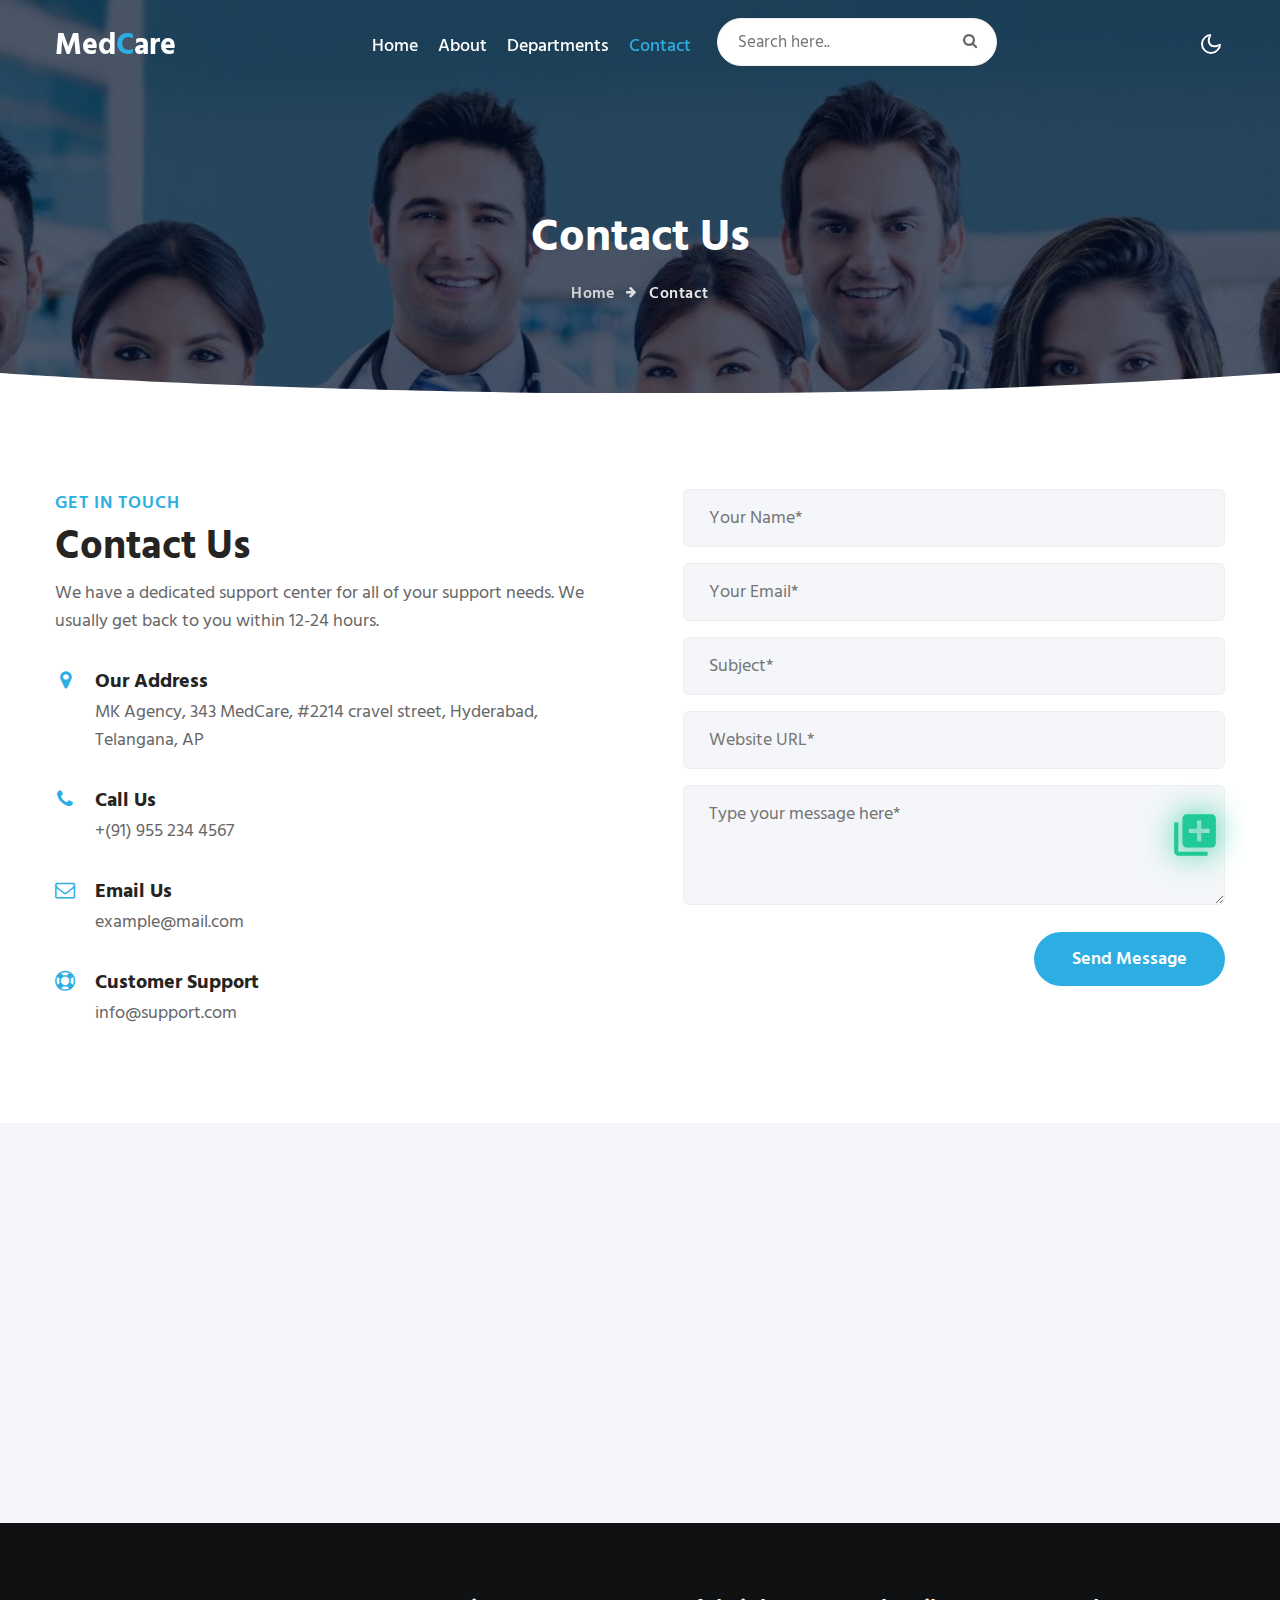
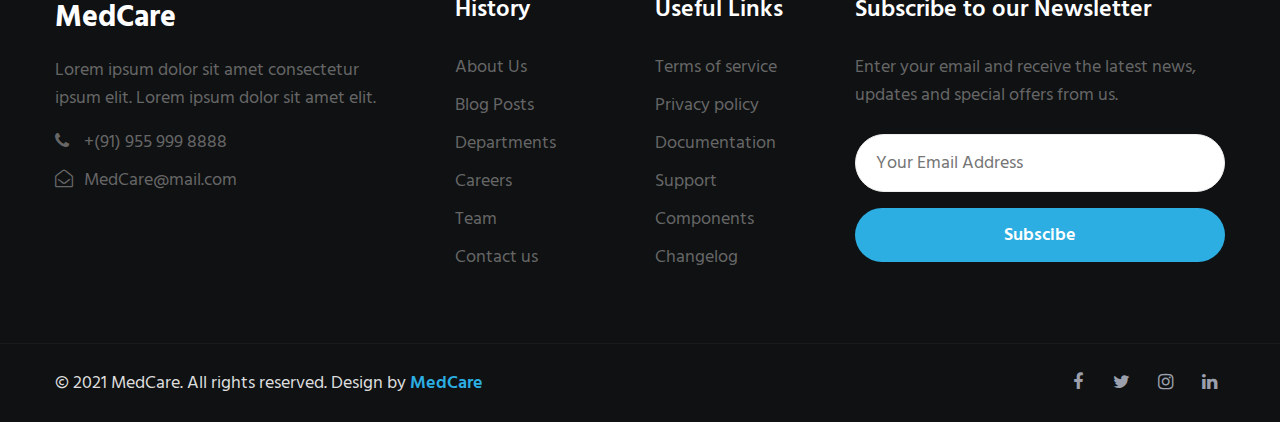
<file: contact.html>
<!doctype html>
<html lang="zxx">

<head>
  <!-- Required meta tags -->
  <meta charset="utf-8">
  <meta name="viewport" content="width=device-width, initial-scale=1, shrink-to-fit=no">
  <title>MedCare </title>
  <link href="//fonts.googleapis.com/css2?family=Hind+Siliguri:wght@400;500;600;700&display=swap"
    rel="stylesheet">
  <!-- Template CSS -->
  <link href="https://fonts.googleapis.com/icon?family=Material+Icons" rel="stylesheet">
  <link rel="stylesheet" href="assets/css/style-starter.css">
  <script type="text/javascript" src="assets/js/jquery-3.3.1.min.js"></script>
  <script type="text/javascript" src="assets/js/custom.js"></script>
</head>

<body>
  <!--ChatBot-->
  <div class="chat_icon">
    <i class="material-icons">library_add</i>
    <!-- <i class="material-icons">question_answer</i> -->
  </div>  
  <div class="chat_box">
    <div class="chat_bot_header">
        MedCare ChatBot
    </div>
    <div class="chat_bot_body">
      <iframe src='https://webchat.botframework.com/embed/diseasepredchatbot-bot?s=kFetacqnK30.16j6TcoQQd-RZFGYihsmZmPonYHRrPMGK6cAIyqsKHs'  style='border-radius:0 0 10px 10px;width: 100%; height: 100%;'></iframe>
    </div>
  </div>
  <!--ChatBot End-->  
  <!--header-->
  <div class="header-w3l">
    <!-- header -->
    <header id="site-header" class="fixed-top">
      <div class="container">
        <nav class="navbar navbar-expand-lg stroke">
          <a class="navbar-brand" href="index.html">
            Med<span class="sub-logo">C</span>are</span>
          </a>
          <!-- if logo is image enable this   
            <a class="navbar-brand" href="#index.html">
                <img src="image-path" alt="Your logo" title="Your logo" style="height:35px;" />
            </a> -->
          <button class="navbar-toggler  collapsed bg-gradient" type="button" data-toggle="collapse"
            data-target="#navbarTogglerDemo02" aria-controls="navbarTogglerDemo02" aria-expanded="false"
            aria-label="Toggle navigation">
            <span class="navbar-toggler-icon fa icon-expand fa-bars"></span>
            <span class="navbar-toggler-icon fa icon-close fa-times"></span>
            </span>
          </button>

          <div class="collapse navbar-collapse" id="navbarTogglerDemo02">
            <ul class="navbar-nav mx-lg-auto">
              <li class="nav-item">
                <a class="nav-link" href="index.html">Home</a>
              </li>
              <li class="nav-item">
                <a class="nav-link" href="about.html">About</a>
              </li>
              <li class="nav-item">
                <a class="nav-link"href="services.html">Departments</a>
              </li>
             
              <li class="nav-item active">
                <a class="nav-link" href="contact.html">Contact</a>
              </li>
              <li class="search-bar ml-lg-3 mr-lg-5 mt-lg-0 mt-4">
                <!--/search-right-->
                <form class="search position-relative">
                  <input type="search" class="search__input" name="search" placeholder="Search here.."
                    onload="equalWidth()" required="">
                  <span class="fa fa-search search__icon"></span>
                </form>

                <!--//search-right-->
              </li>

            </ul>

          </div>
          <!-- toggle switch for light and dark theme -->
          <div class="mobile-position">
            <nav class="navigation">
              <div class="theme-switch-wrapper">
                <label class="theme-switch" for="checkbox">
                  <input type="checkbox" id="checkbox">
                  <div class="mode-container">
                    <i class="gg-sun"></i>
                    <i class="gg-moon"></i>
                  </div>
                </label>
              </div>
            </nav>
          </div>
          <!-- //toggle switch for light and dark theme -->
        </nav>
      </div>
    </header>
    </div>
    <!-- //header -->
    <!--/breadcrumb-bg-->
    <div class="breadcrumb-bg py-5  w3l-inner-page-breadcrumb">
      <div class="container pt-lg-5 pt-md-3 p-lg-4 pb-md-3 my-lg-3">
        <h2 class="title pt-5">Contact Us</h2>
        <ul class="breadcrumbs-custom-path mt-3 text-center">
          <li><a href="index.html">Home</a></li>
          <li class="active"><span class="fa fa-arrow-right mx-2" aria-hidden="true"></span> Contact </li>
        </ul>
      </div>
    </div>

  <!--//breadcrumb-bg-->
  <!-- banner bottom shape -->
  <div class="position-relative">
    <div class="shape overflow-hidden">
      <svg viewBox="0 0 2880 48" fill="none" xmlns="http://www.w3.org/2000/svg">
        <path d="M0 48H1437.5H2880V0H2160C1442.5 52 720 0 720 0H0V48Z" fill="currentColor"></path>
      </svg>
    </div>
  </div>
  <!-- banner bottom shape -->
  <!--/contact-->
  <section class="w3l-contact-2 py-5" id="contact">
    <div class="container py-lg-5 py-md-4 py-2">
      <div class="contact-grids d-grid">
        <div class="contact-left">
          <h6 class="title-subhny mb-1">Get in Touch</h6>
          <h3 class="title-w3l mb-2">Contact Us</h3>
          <p>We have a dedicated support center for all of your support needs. We usually get back to you within
            12-24 hours.</p>
          <div class="cont-details">
            <div class="cont-top margin-up">
              <div class="cont-left text-center">
                <span class="fa fa-map-marker"></span>
              </div>
              <div class="cont-right">
                <h6>Our Address</h6>
                <p>MK Agency, 343 MedCare, #2214 cravel street, Hyderabad, Telangana, AP</p>
              </div>
            </div>
            <div class="cont-top margin-up">
              <div class="cont-left text-center">
                <span class="fa fa-phone"></span>
              </div>
              <div class="cont-right">
                <h6>Call Us</h6>
                <p><a href="tel:+(91) 955 234 4567">+(91) 955 234 4567</a></p>
              </div>
            </div>
            <div class="cont-top margin-up">
              <div class="cont-left text-center">
                <span class="fa fa-envelope-o"></span>
              </div>
              <div class="cont-right">
                <h6>Email Us</h6>
                <p><a href="mailto:example@mail.com" class="mail">example@mail.com</a></p>
              </div>
            </div>
            <div class="cont-top margin-up">
              <div class="cont-left text-center">
                <span class="fa fa-life-ring"></span>
              </div>
              <div class="cont-right">
                <h6>Customer Support</h6>
                <p><a href="mailto:info@support.com" class="mail">info@support.com</a></p>
              </div>
            </div>
          </div>
        </div>
        <div class="contact-right">
          <form action="https://sendmail.w3layouts.com/submitForm" method="post" class="signin-form">
            <div class="input-grids">
              <input type="text" name="w3lName" id="w3lName" placeholder="Your Name*" class="contact-input"
                required="" />
              <input type="email" name="w3lSender" id="w3lSender" placeholder="Your Email*" class="contact-input"
                required="" />
              <input type="text" name="w3lSubect" id="w3lSubect" placeholder="Subject*" class="contact-input"
                required="" />
              <input type="text" name="w3lWebsite" id="w3lWebsite" placeholder="Website URL*" class="contact-input"
                required="" />
            </div>
            <div class="form-input">
              <textarea name="w3lMessage" id="w3lMessage" placeholder="Type your message here*" required=""></textarea>
            </div>
            <div class="w3l-submit text-lg-right">
            <button class="btn btn-style btn-primary">Send Message</button>
            </div>
          </form>
        </div>
      </div>
  </section>
  <!-- /map-->
  <div class="map-iframe">
    
    <iframe
    src="https://www.google.com/maps/embed?pb=!1m18!1m12!1m3!1d30437.656982328357!2d78.3586680916882!3d17.52148885659224!2m3!1f0!2f0!3f0!3m2!1i1024!2i768!4f13.1!3m3!1m2!1s0x3bcb8dff28839e11%3A0x30e1ac4d7d83c8af!2sNizampet%2C%20Hyderabad%2C%20Telangana!5e0!3m2!1sen!2sin!4v1653366440111!5m2!1sen!2sin"
      width="100%" height="400" frameborder="0" style="border: 0px;" allowfullscreen=""></iframe>
  </div>
  <!-- //map-->
  <!-- /contact -->
  <!-- footer -->
  <section class="w3l-footer-29-main">
    <div class="footer-29 py-5">
      <div class="container py-lg-4">
        <div class="row footer-top-29">
          <div class="col-lg-4 col-md-6 col-sm-7 footer-list-29 footer-1 pr-lg-5">
            <div class="footer-logo mb-3">
              <a class="navbar-brand" href="index.html">MedCare</a>
            </div>
            <p>Lorem ipsum dolor sit amet consectetur ipsum elit. Lorem ipsum dolor sit amet elit.</p>
            <ul class="mt-3">
              <li><a href="tel:+(91) 955 999 8888"><span class="fa fa-phone"></span> +(91) 955 999 8888</a></li>
              <li><a href="mailto:MedCare@mail.com" class="mail"><span class="fa fa-envelope-open-o"></span>
                  MedCare@mail.com</a></li>
            </ul>
          </div>
          <div class="col-lg-2 col-md-6 col-sm-5 col-6 footer-list-29 footer-2 mt-sm-0 mt-5">

            <ul>
              <h6 class="footer-title-29">History</h6>
              <li><a href="about.html">About Us</a></li>
              <li><a href="blog.html"> Blog Posts</a></li>
              <li><a href="services.html">Departments</a></li>
              <li><a href="#careers"> Careers</a></li>
              <li><a href="about.html">Team</a></li>
              <li><a href="contact.html">Contact us</a></li>
            </ul>
          </div>
          <div class="col-lg-2 col-md-6 col-sm-5 col-6 footer-list-29 footer-3 mt-lg-0 mt-5">
            <h6 class="footer-title-29">Useful Links</h6>
            <ul>
              <li><a href="#terms">Terms of service</a></li>
              <li><a href="#privacy"> Privacy policy</a></li>
              <li><a href="#doc"> Documentation</a></li>
              <li><a href="#support"> Support</a></li>
              <li><a href="#components"> Components</a></li>
              <li><a href="#changelog"> Changelog</a></li>
            </ul>

          </div>
          <div class="col-lg-4 col-md-6 col-sm-7 footer-list-29 footer-4 mt-lg-0 mt-5">
            <h6 class="footer-title-29">Subscribe to our Newsletter </h6>
            <p>Enter your email and receive the latest news, updates and special offers from us.</p>

            <form action="#" class="subscribe" method="post">
              <input type="email" name="email" placeholder="Your Email Address" required="">
              <button class="btn btn-style btn-primary w-100 mt-3">Subscibe</button>
            </form>
          </div>
        </div>
      </div>
    </div>
  </section>
  <!-- //footer -->

  <!-- copyright -->
  <section class="w3l-copyright">
    <div class="container">
      <div class="row bottom-copies">
        <p class="col-lg-8 copy-footer-29">© 2021 MedCare. All rights reserved. Design by <a
            href="#" target="_blank">
            MedCare</a></p>

        <div class="col-lg-4 main-social-footer-29">
          <a href="#facebook" class="facebook"><span class="fa fa-facebook"></span></a>
          <a href="#twitter" class="twitter"><span class="fa fa-twitter"></span></a>
          <a href="#instagram" class="instagram"><span class="fa fa-instagram"></span></a>
          <a href="#linkedin" class="linkedin"><span class="fa fa-linkedin"></span></a>
        </div>

      </div>
    </div>

    <!-- move top -->
    <button onclick="topFunction()" id="movetop" title="Go to top">
      &#10548;
    </button>
    <script>
      // When the user scrolls down 20px from the top of the document, show the button
      window.onscroll = function () {
        scrollFunction()
      };

      function scrollFunction() {
        if (document.body.scrollTop > 20 || document.documentElement.scrollTop > 20) {
          document.getElementById("movetop").style.display = "block";
        } else {
          document.getElementById("movetop").style.display = "none";
        }
      }

      // When the user clicks on the button, scroll to the top of the document
      function topFunction() {
        document.body.scrollTop = 0;
        document.documentElement.scrollTop = 0;
      }
    </script>
    <!-- /move top -->
  </section>
  <!-- //copyright -->
  <!--//footer-->
  <!-- Template JavaScript -->
  <script src="assets/js/jquery-3.3.1.min.js"></script>
  <script src="assets/js/theme-change.js"></script>

  <!-- disable body scroll which navbar is in active -->
  <script>
    $(function () {
      $('.navbar-toggler').click(function () {
        $('body').toggleClass('noscroll');
      })
    });
  </script>
  <!-- disable body scroll which navbar is in active -->

  <!--/MENU-JS-->
  <script>
    $(window).on("scroll", function () {
      var scroll = $(window).scrollTop();

      if (scroll >= 80) {
        $("#site-header").addClass("nav-fixed");
      } else {
        $("#site-header").removeClass("nav-fixed");
      }
    });

    //Main navigation Active Class Add Remove
    $(".navbar-toggler").on("click", function () {
      $("header").toggleClass("active");
    });
    $(document).on("ready", function () {
      if ($(window).width() > 991) {
        $("header").removeClass("active");
      }
      $(window).on("resize", function () {
        if ($(window).width() > 991) {
          $("header").removeClass("active");
        }
      });
    });
  </script>
  <!--//MENU-JS-->


  <script src="assets/js/bootstrap.min.js"></script>

</body>

</html>
</file>
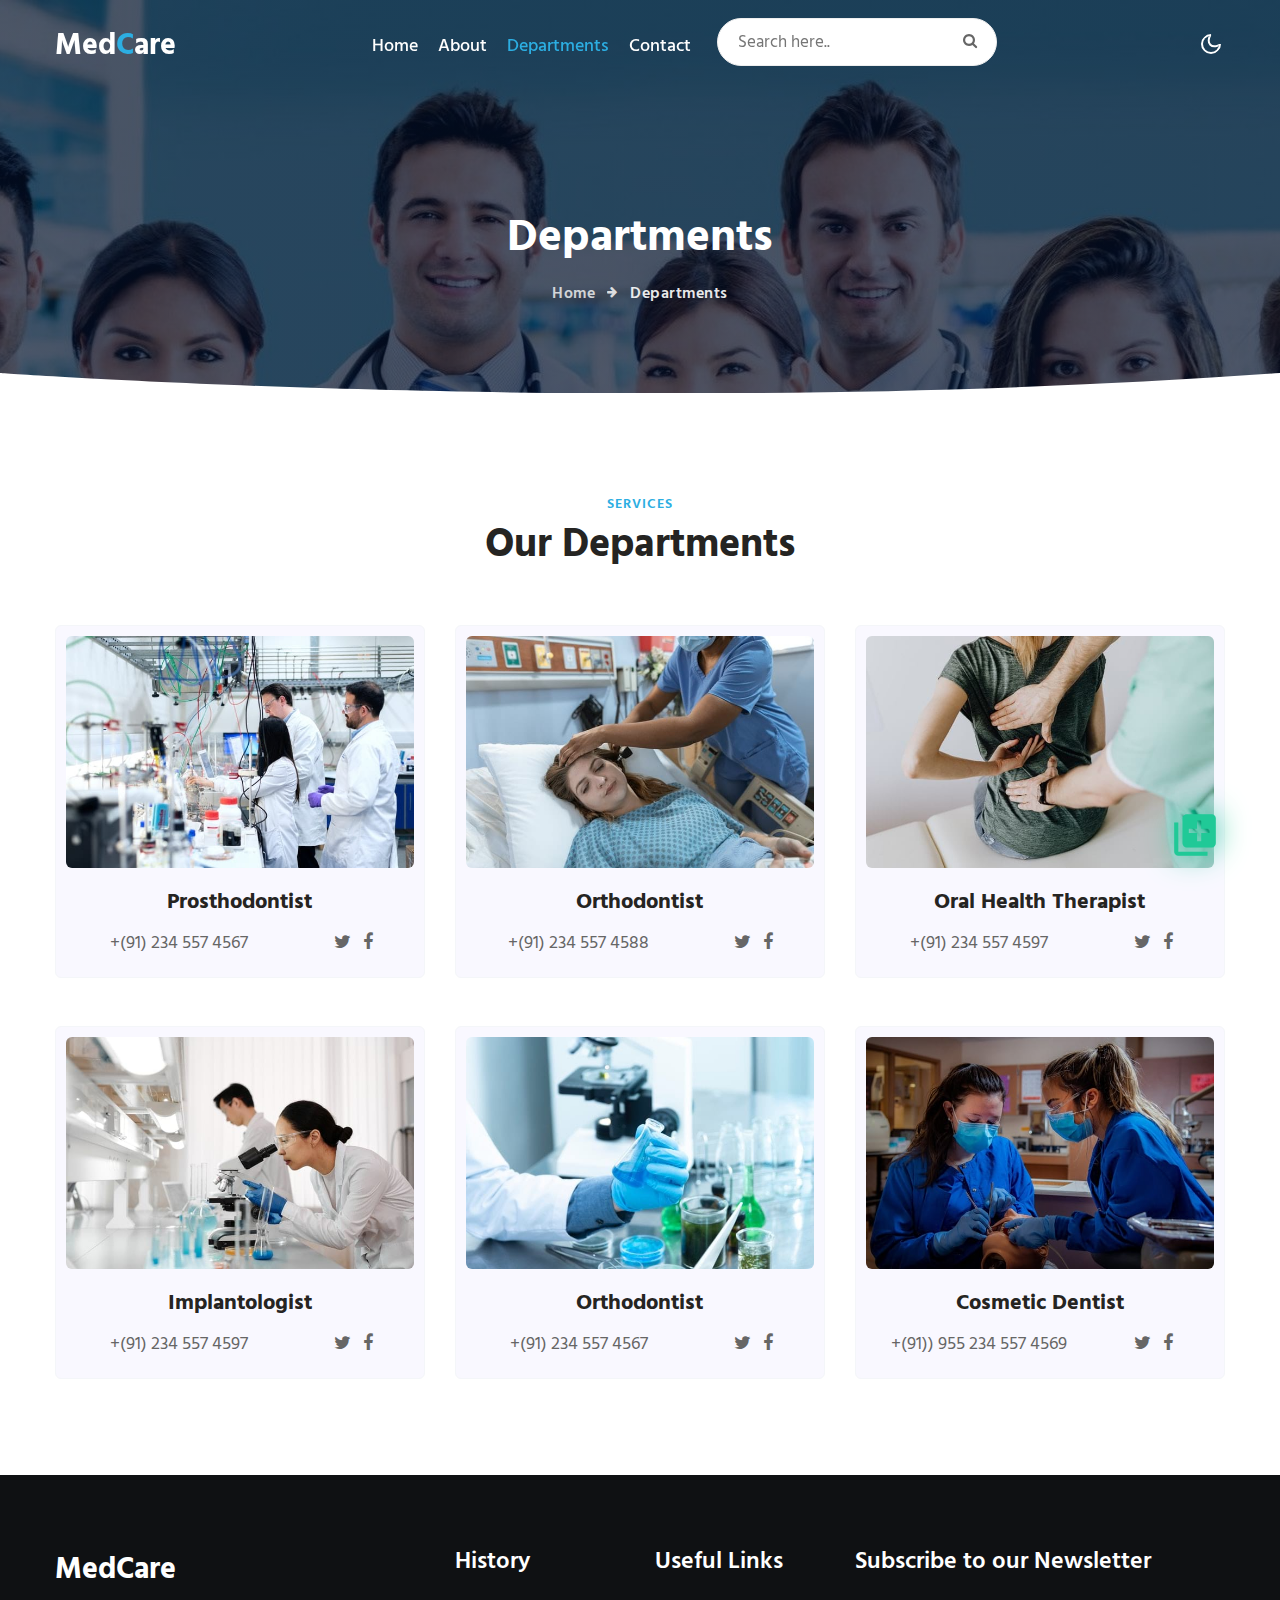
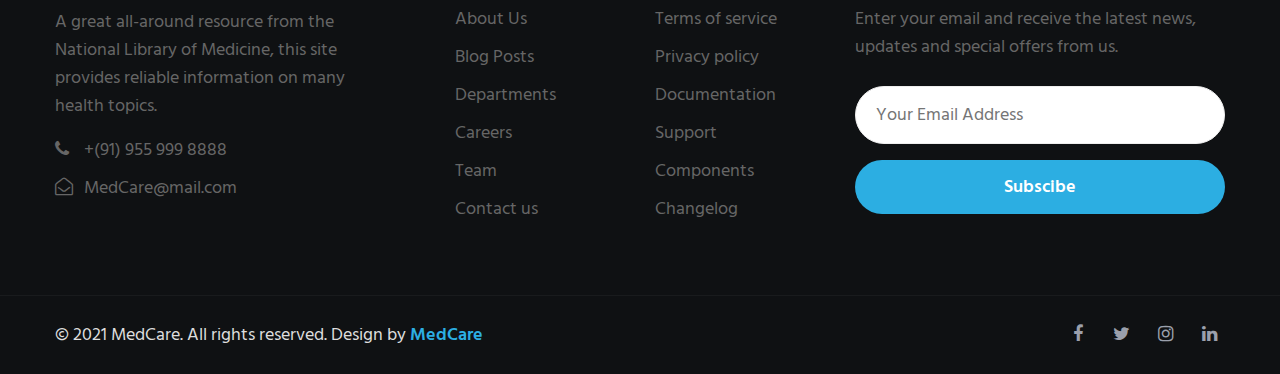
<file: services.html>
<!doctype html>
<html lang="zxx">

<head>
  <!-- Required meta tags -->
  <meta charset="utf-8">
  <meta name="viewport" content="width=device-width, initial-scale=1, shrink-to-fit=no">
  <title>MedCare</title>
  <link href="//fonts.googleapis.com/css2?family=Hind+Siliguri:wght@400;500;600;700&display=swap"
    rel="stylesheet">
  <!-- Template CSS -->
  <link href="https://fonts.googleapis.com/icon?family=Material+Icons" rel="stylesheet">
  <link rel="stylesheet" href="assets/css/style-starter.css">
  <script type="text/javascript" src="assets/js/jquery-3.3.1.min.js"></script>
  <script type="text/javascript" src="assets/js/custom.js"></script>
</head>

<body>
  <!--ChatBot-->
  <div class="chat_icon">
    <i class="material-icons">library_add</i>
    <!-- <i class="material-icons">question_answer</i> -->
  </div>  
  <div class="chat_box">
    <div class="chat_bot_header">
        MedCare ChatBot
    </div>
    <div class="chat_bot_body">
      <iframe src='https://webchat.botframework.com/embed/diseasepredchatbot-bot?s=kFetacqnK30.16j6TcoQQd-RZFGYihsmZmPonYHRrPMGK6cAIyqsKHs'  style='border-radius:0 0 10px 10px;width: 100%; height: 100%;'></iframe>
    </div>
  </div>
  <!--ChatBot End-->
  <!--header-->
  <div class="header-w3l">
    <!-- header -->
    <header id="site-header" class="fixed-top">
      <div class="container">
        <nav class="navbar navbar-expand-lg stroke">
          <a class="navbar-brand" href="index.html">
           Med<span class="sub-logo">C</span>are</span>
          </a>
          <!-- if logo is image enable this   
            <a class="navbar-brand" href="#index.html">
                <img src="image-path" alt="Your logo" title="Your logo" style="height:35px;" />
            </a> -->
          <button class="navbar-toggler  collapsed bg-gradient" type="button" data-toggle="collapse"
            data-target="#navbarTogglerDemo02" aria-controls="navbarTogglerDemo02" aria-expanded="false"
            aria-label="Toggle navigation">
            <span class="navbar-toggler-icon fa icon-expand fa-bars"></span>
            <span class="navbar-toggler-icon fa icon-close fa-times"></span>
            </span>
          </button>

          <div class="collapse navbar-collapse" id="navbarTogglerDemo02">
            <ul class="navbar-nav mx-lg-auto">
              <li class="nav-item">
                <a class="nav-link" href="index.html">Home</a>
              </li>
              <li class="nav-item">
                <a class="nav-link" href="about.html">About</a>
              </li>
              <li class="nav-item active">
                <a class="nav-link"href="services.html">Departments</a>
              </li>
              
              <li class="nav-item">
                <a class="nav-link" href="contact.html">Contact</a>
              </li>
              <li class="search-bar ml-lg-3 mr-lg-5 mt-lg-0 mt-4">
                <!--/search-right-->
                <form class="search position-relative">
                  <input type="search" class="search__input" name="search" placeholder="Search here.."
                    onload="equalWidth()" required="">
                  <span class="fa fa-search search__icon"></span>
                </form>

                <!--//search-right-->
              </li>

            </ul>

          </div>
          <!-- toggle switch for light and dark theme -->
          <div class="mobile-position">
            <nav class="navigation">
              <div class="theme-switch-wrapper">
                <label class="theme-switch" for="checkbox">
                  <input type="checkbox" id="checkbox">
                  <div class="mode-container">
                    <i class="gg-sun"></i>
                    <i class="gg-moon"></i>
                  </div>
                </label>
              </div>
            </nav>
          </div>
          <!-- //toggle switch for light and dark theme -->
        </nav>
      </div>
    </header>
    </div>
    <!-- //header -->
    <!--/breadcrumb-bg-->
    <div class="breadcrumb-bg w3l-inner-page-breadcrumb py-5">
      <div class="container pt-lg-5 pt-md-3 p-lg-4 pb-md-3 my-lg-3">
        <h2 class="title pt-5">Departments</h2>
        <ul class="breadcrumbs-custom-path mt-3 text-center">
          <li><a href="index.html">Home</a></li>
          <li class="active"><span class="fa fa-arrow-right mx-2" aria-hidden="true"></span> Departments </li>
        </ul>
      </div>
    </div>
  <!--//breadcrumb-bg-->
  <!-- banner bottom shape -->
  <div class="position-relative">
    <div class="shape overflow-hidden">
      <svg viewBox="0 0 2880 48" fill="none" xmlns="http://www.w3.org/2000/svg">
        <path d="M0 48H1437.5H2880V0H2160C1442.5 52 720 0 720 0H0V48Z" fill="currentColor"></path>
      </svg>
    </div>
  </div>
  <!-- banner bottom shape -->
  <!--/serices-6-->
  <section class="w3l-serices-6 py-5" id="services1">
    <div class="container py-lg-5 py-md-4 py-2">
      <div class="title-content text-center">
        <h6 class="title-subhny text-center">
          Services
        </h6>
        <h3 class="title-w3l mb-sm-5 mb-4 pb-sm-o pb-2 text-center">Our Departments</h3>
      </div>
      <div class="grids-area-hny text-center row mt-lg-4">
        <div class="col-lg-4 col-md-6 grids-feature">
          <div class="area-box icon-blue">
              <a href="#"> <img src="assets/images/g1.jpg" alt="" class="img-fluid radius-image"></a>
              <h4><a href="#feature" class="title-head">Prosthodontist</a></h4>
              <!--/des-->
                <div class="w3doctor-box-bottom">
                  <div class="doctor-phone"><p><a href="tel:+(91) 234 4567">+(91) 234 557 4567</a></p></div>
                <div class="social-icons-dr">
                  <a href="#url" class="twitter"><span class="fa fa-twitter"></span></a>
                  <a href="#url" class="facebook"><span class="fa fa-facebook"></span></a>
                </div>
              </div>
            <!--//des-->
          </div>
        </div>
        <div class="col-lg-4 col-md-6 grids-feature mt-md-0 mt-4">
          <div class="area-box icon-pink">
            <a href="#"> <img src="assets/images/g2.jpg" alt="" class="img-fluid radius-image"></a>
            <h4><a href="#feature" class="title-head">Orthodontist</a></h4>
             <!--/des-->
             <div class="w3doctor-box-bottom">
              <div class="doctor-phone"><p><a href="tel:+(91) 234 4588">+(91) 234 557 4588</a></p></div>
            <div class="social-icons-dr">
              <a href="#url" class="twitter"><span class="fa fa-twitter"></span></a>
              <a href="#url" class="facebook"><span class="fa fa-facebook"></span></a>
            </div>
          </div>
        <!--//des-->
          </div>
        </div>
        <div class="col-lg-4 col-md-6 grids-feature mt-lg-0 mt-4">
          <div class="area-box icon-yellow">
            <a href="#"> <img src="assets/images/g3.jpg" alt="" class="img-fluid radius-image"></a>
            <h4><a href="#feature" class="title-head">Oral Health Therapist</a></h4>
            <!--/des-->
            <div class="w3doctor-box-bottom">
              <div class="doctor-phone"><p><a href="tel:+(91) 234 4597">+(91) 234 557 4597</a></p></div>
            <div class="social-icons-dr">
              <a href="#url" class="twitter"><span class="fa fa-twitter"></span></a>
              <a href="#url" class="facebook"><span class="fa fa-facebook"></span></a>
            </div>
          </div>
        <!--//des-->
          </div>
        </div>
        <div class="col-lg-4 col-md-6 grids-feature mt-lg-5 mt-4">
          <div class="area-box icon-yellow">
            <a href="#"> <img src="assets/images/g4.jpg" alt="" class="img-fluid radius-image"></a>
            <h4><a href="#feature" class="title-head">
              Implantologist</a></h4>
           <!--/des-->
           <div class="w3doctor-box-bottom">
            <div class="doctor-phone"><p><a href="tel:+(91) 234 4597">+(91) 234 557 4597</a></p></div>
          <div class="social-icons-dr">
            <a href="#url" class="twitter"><span class="fa fa-twitter"></span></a>
            <a href="#url" class="facebook"><span class="fa fa-facebook"></span></a>
          </div>
        </div>
      <!--//des-->
          </div>
        </div>
        <div class="col-lg-4 col-md-6 grids-feature mt-lg-5 mt-4">
          <div class="area-box icon-yellow">
            <a href="#"> <img src="assets/images/g5.jpg" alt="" class="img-fluid radius-image"></a>
            <h4><a href="#feature" class="title-head">Orthodontist</a></h4>
           <!--/des-->
           <div class="w3doctor-box-bottom">
            <div class="doctor-phone"><p><a href="tel:+(91) 234 4567">+(91) 234 557 4567</a></p></div>
          <div class="social-icons-dr">
            <a href="#url" class="twitter"><span class="fa fa-twitter"></span></a>
            <a href="#url" class="facebook"><span class="fa fa-facebook"></span></a>
          </div>
        </div>
      <!--//des-->
          </div>
        </div>
        <div class="col-lg-4 col-md-6 grids-feature mt-lg-5 mt-4">
          <div class="area-box icon-yellow">
            <a href="#"> <img src="assets/images/g6.jpg" alt="" class="img-fluid radius-image"></a>
            <h4><a href="#feature" class="title-head">
              Cosmetic Dentist</a></h4>
             <!--/des-->
             <div class="w3doctor-box-bottom">
              <div class="doctor-phone"><p><a href="tel:+(91) 955 999 8888">+(91)) 955 234 557 4569</a></p></div>
            <div class="social-icons-dr">
              <a href="#url" class="twitter"><span class="fa fa-twitter"></span></a>
              <a href="#url" class="facebook"><span class="fa fa-facebook"></span></a>
            </div>
          </div>
        <!--//des-->
          </div>
        </div>
      </div>
    </div>
  </section>
  <!--//services-6-->
  <!-- footer -->
  <section class="w3l-footer-29-main">
    <div class="footer-29 py-5">
      <div class="container py-lg-4">
        <div class="row footer-top-29">
          <div class="col-lg-4 col-md-6 col-sm-7 footer-list-29 footer-1 pr-lg-5">
            <div class="footer-logo mb-3">
              <a class="navbar-brand" href="index.html">MedCare</a>
            </div>
            <p>A great all-around resource from the National Library of Medicine, this site provides reliable information on many health topics. </p>
            <ul class="mt-3">
              <li><a href="tel:+(91) 955 999 8888"><span class="fa fa-phone"></span> +(91) 955 999 8888</a></li>
              <li><a href="mailto:MedCare@mail.com" class="mail"><span class="fa fa-envelope-open-o"></span>
                  MedCare@mail.com</a></li>
            </ul>
          </div>
          <div class="col-lg-2 col-md-6 col-sm-5 col-6 footer-list-29 footer-2 mt-sm-0 mt-5">

            <ul>
              <h6 class="footer-title-29">History</h6>
              <li><a href="about.html">About Us</a></li>
              <li><a href="blog.html"> Blog Posts</a></li>
              <li><a href="services.html">Departments</a></li>
              <li><a href="#careers"> Careers</a></li>
              <li><a href="about.html">Team</a></li>
              <li><a href="contact.html">Contact us</a></li>
            </ul>
          </div>
          <div class="col-lg-2 col-md-6 col-sm-5 col-6 footer-list-29 footer-3 mt-lg-0 mt-5">
            <h6 class="footer-title-29">Useful Links</h6>
            <ul>
              <li><a href="#terms">Terms of service</a></li>
              <li><a href="#privacy"> Privacy policy</a></li>
              <li><a href="#doc"> Documentation</a></li>
              <li><a href="#support"> Support</a></li>
              <li><a href="#components"> Components</a></li>
              <li><a href="#changelog"> Changelog</a></li>
            </ul>

          </div>
          <div class="col-lg-4 col-md-6 col-sm-7 footer-list-29 footer-4 mt-lg-0 mt-5">
            <h6 class="footer-title-29">Subscribe to our Newsletter </h6>
            <p>Enter your email and receive the latest news, updates and special offers from us.</p>

            <form action="#" class="subscribe" method="post">
              <input type="email" name="email" placeholder="Your Email Address" required="">
              <button class="btn btn-style btn-primary w-100 mt-3">Subscibe</button>
            </form>
          </div>
        </div>
      </div>
    </div>
  </section>
  <!-- //footer -->

  <!-- copyright -->
  <section class="w3l-copyright">
    <div class="container">
      <div class="row bottom-copies">
        <p class="col-lg-8 copy-footer-29">© 2021 MedCare. All rights reserved. Design by <a
            href="#" target="_blank">
            MedCare</a></p>

        <div class="col-lg-4 main-social-footer-29">
          <a href="#facebook" class="facebook"><span class="fa fa-facebook"></span></a>
          <a href="#twitter" class="twitter"><span class="fa fa-twitter"></span></a>
          <a href="#instagram" class="instagram"><span class="fa fa-instagram"></span></a>
          <a href="#linkedin" class="linkedin"><span class="fa fa-linkedin"></span></a>
        </div>

      </div>
    </div>

    <!-- move top -->
    <button onclick="topFunction()" id="movetop" title="Go to top">
      &#10548;
    </button>
    <script>
      // When the user scrolls down 20px from the top of the document, show the button
      window.onscroll = function () {
        scrollFunction()
      };

      function scrollFunction() {
        if (document.body.scrollTop > 20 || document.documentElement.scrollTop > 20) {
          document.getElementById("movetop").style.display = "block";
        } else {
          document.getElementById("movetop").style.display = "none";
        }
      }

      // When the user clicks on the button, scroll to the top of the document
      function topFunction() {
        document.body.scrollTop = 0;
        document.documentElement.scrollTop = 0;
      }
    </script>
    <!-- /move top -->
  </section>
  <!-- //copyright -->
  <!--//footer-->
  <!-- Template JavaScript -->
  <script src="assets/js/jquery-3.3.1.min.js"></script>
  <script src="assets/js/theme-change.js"></script>

  <!-- disable body scroll which navbar is in active -->
  <script>
    $(function () {
      $('.navbar-toggler').click(function () {
        $('body').toggleClass('noscroll');
      })
    });
  </script>
  <!-- disable body scroll which navbar is in active -->

  <!--/MENU-JS-->
  <script>
    $(window).on("scroll", function () {
      var scroll = $(window).scrollTop();

      if (scroll >= 80) {
        $("#site-header").addClass("nav-fixed");
      } else {
        $("#site-header").removeClass("nav-fixed");
      }
    });

    //Main navigation Active Class Add Remove
    $(".navbar-toggler").on("click", function () {
      $("header").toggleClass("active");
    });
    $(document).on("ready", function () {
      if ($(window).width() > 991) {
        $("header").removeClass("active");
      }
      $(window).on("resize", function () {
        if ($(window).width() > 991) {
          $("header").removeClass("active");
        }
      });
    });
  </script>
  <!--//MENU-JS-->


  <script src="assets/js/bootstrap.min.js"></script>

</body>

</html>
</file>
